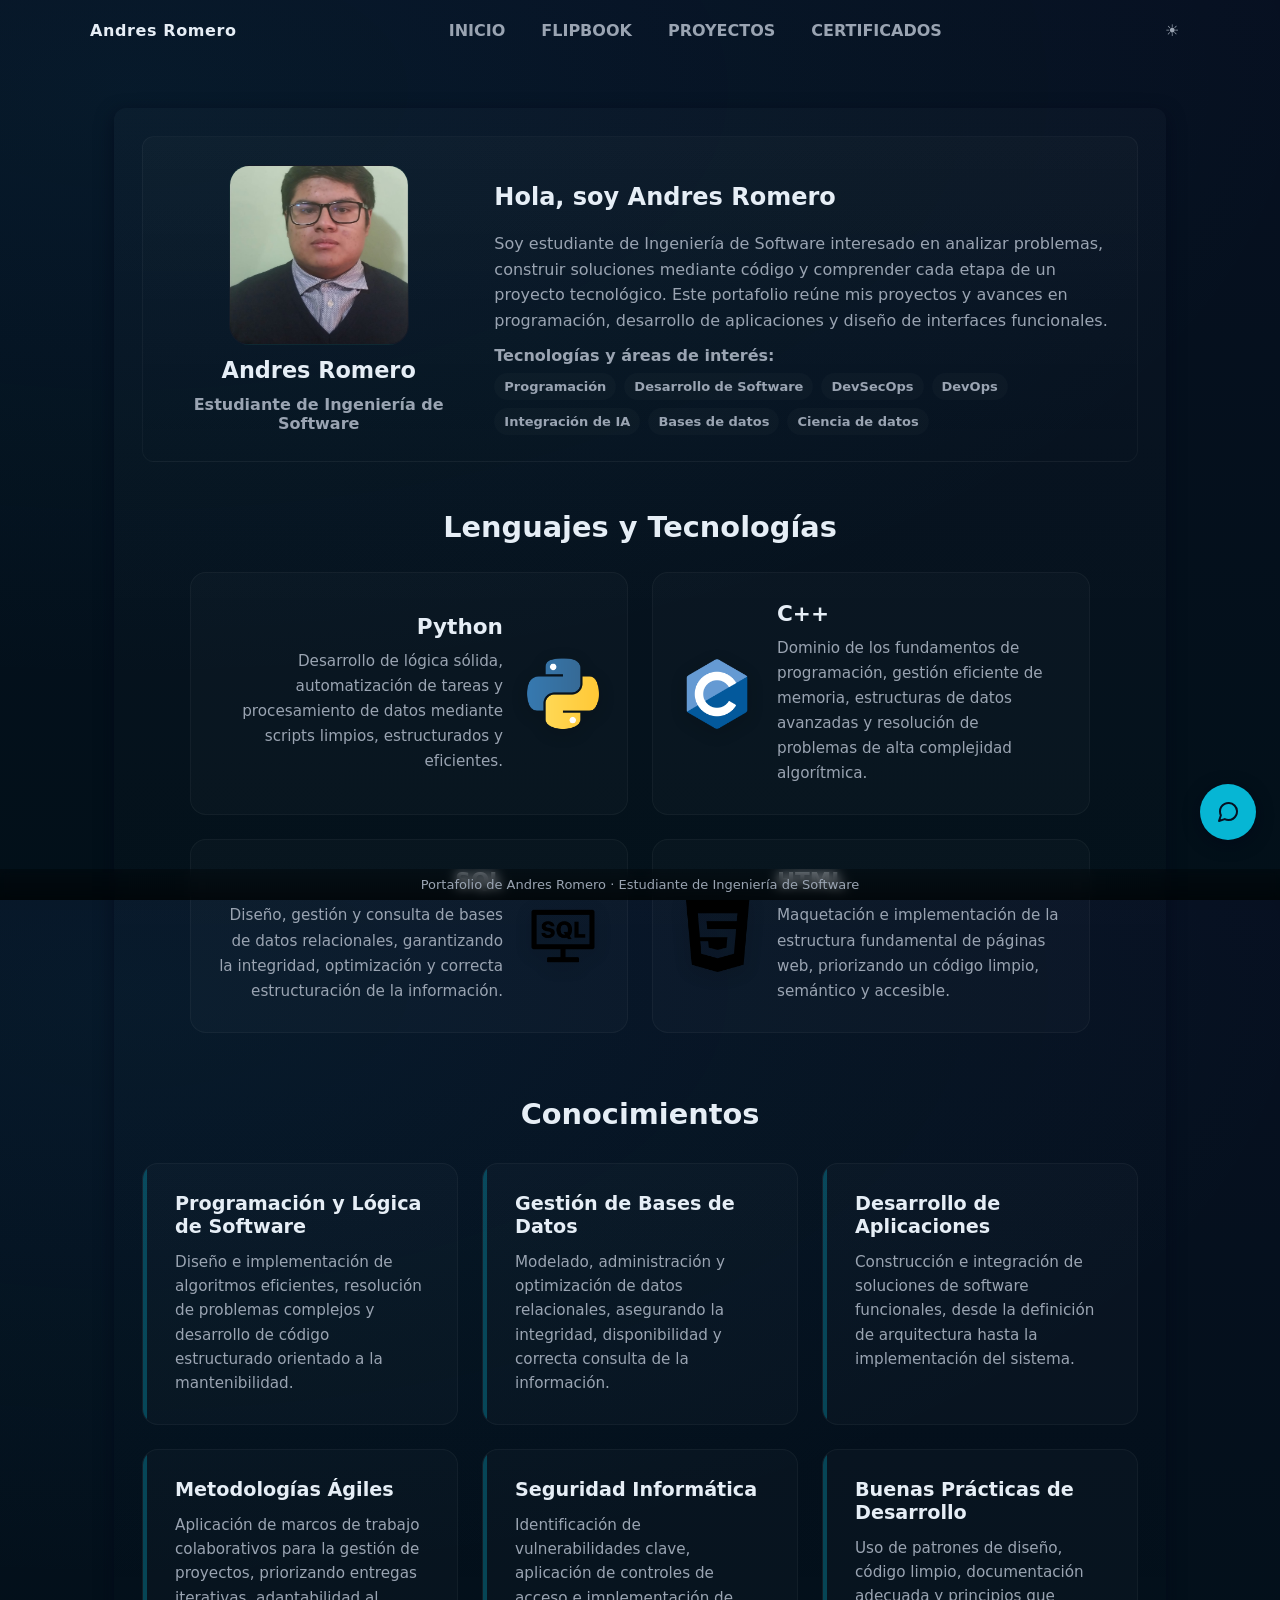
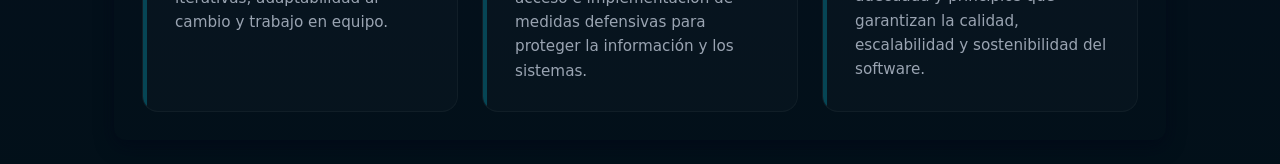
<file: index.html>
<!doctype html>
<html lang="es">
<head>
  <meta charset="utf-8" />
  <meta name="viewport" content="width=device-width,initial-scale=1" />
  <title>Andres Romero | Estudiante de Ingeniería de Software</title>
  <meta name="description" content="Portafolio de Andres Romero, estudiante de Ingeniería de Software interesado en analizar problemas, construir soluciones y desarrollar proyectos tecnológicos." />
  <meta name="keywords" content="Andres Romero, estudiante de Ingeniería de Software, programación, proyectos de software, JavaScript, aplicaciones digitales, tecnología" />
  <meta name="robots" content="index, follow" />
  <meta name="author" content="Andres Romero" />
  <meta property="og:type" content="website" />
  <meta property="og:title" content="Andres Romero | Estudiante de Ingeniería de Software" />
  <meta property="og:description" content="Explora los proyectos de software y aplicaciones web desarrollados por Andres Romero." />
  <meta property="og:image" content="Foto_Perfil.jpg" />
  <link rel="stylesheet" href="styles.css?v=4">
    <script type="application/ld+json">
    {
      "@context": "https://schema.org",
      "@type": "Person",
      "name": "Andres Romero",
      "jobTitle": "Estudiante de Ingeniería de Software",
      "image": "Foto_Perfil.jpg",
      "knowsAbout": ["Ingeniería de Software", "Programación", "Desarrollo de Software", "DevSecOps", "DevOps", "Integración de IA", "Bases de datos", "Ciencia de datos"]
    }
    </script>
</head>
<body>
<header class="container header" role="banner">
  <div style="display:flex;align-items:center;gap:12px">
    <div class="brand">Andres Romero</div>
    <button class="hamburger" id="menuToggle" aria-label="Abrir menú">☰</button>
  </div>
  <nav role="navigation" aria-label="Navegación principal">
    <ul id="navList">
      <li><a href="#inicio" data-target="inicio" class="nav-link">INICIO</a></li>
      <li><a href="#flipbook" data-target="flipbook" class="nav-link">FLIPBOOK</a></li>
      <li><a href="#proyectos" data-target="proyectos" class="nav-link">PROYECTOS</a></li>
      <li><a href="#certificados" data-target="certificados" class="nav-link">CERTIFICADOS</a></li>
    </ul>
  </nav>
  <div class="socials" aria-hidden="false" id="socialIcons">
    <!-- Solo botón de tema en el header -->
    <button class="icon-btn theme-toggle" id="themeToggle" type="button" title="Cambiar a modo claro" aria-label="Cambiar a modo claro">☀</button>
  </div>
</header>
<button class="nav-close" id="navClose" aria-label="Cerrar menú">✕</button>

<main class="container main" id="app" role="main">
  <section id="inicio" class="section active slide-in" aria-labelledby="inicio-heading">
    <div class="hero card">
      <div class="profile-left">
        <div class="avatar" id="avatar">
          <div class="avatar-flipper" aria-live="off">
            <img class="avatar-face avatar-front" src="Foto_Perfil.jpg" alt="Foto de perfil" id="avatarImg" />
            <img class="avatar-face avatar-back" src="Foto_Perfil_Contraportada.jpeg" alt="" aria-hidden="true" />
          </div>
        </div>
        <div class="name" id="profileName"></div>
        <div class="role" id="profileRole"></div>
      </div>
      <div class="profile-right">
        <h1 id="inicio-heading">Hola, soy <span id="introName"></span></h1>
        <p id="profileBio"></p>
        <div style="margin-top:8px">
          <strong style="color:var(--muted)">Tecnologías y áreas de interés:</strong>
          <div id="skills" style="margin-top:8px;display:flex;flex-wrap:wrap;gap:8px"></div>
        </div>
      </div>
    </div>

    <div class="languages-section" style="margin-top: 48px; max-width: 900px; margin-left: auto; margin-right: auto;">
      <h3 style="margin-bottom: 28px; font-size: 1.8rem; color: var(--text); text-align: center;">Lenguajes y Tecnologías</h3>
      <div class="languages-grid">
        <div class="language-card">
          <img src="IMG/Lenguajes/python.png" alt="Python" class="language-icon">
          <div class="language-info">
            <h4>Python</h4>
            <p>Desarrollo de lógica sólida, automatización de tareas y procesamiento de datos mediante scripts limpios, estructurados y eficientes.</p>
          </div>
        </div>
        <div class="language-card">
          <img src="IMG/Lenguajes/CPP.png" alt="C++" class="language-icon">
          <div class="language-info">
            <h4>C++</h4>
            <p>Dominio de los fundamentos de programación, gestión eficiente de memoria, estructuras de datos avanzadas y resolución de problemas de alta complejidad algorítmica.</p>
          </div>
        </div>
        <div class="language-card">
          <img src="IMG/Lenguajes/SQL.png" alt="SQL" class="language-icon">
          <div class="language-info">
            <h4>SQL</h4>
            <p>Diseño, gestión y consulta de bases de datos relacionales, garantizando la integridad, optimización y correcta estructuración de la información.</p>
          </div>
        </div>
        <div class="language-card">
          <img src="IMG/Lenguajes/HTML.png" alt="HTML" class="language-icon">
          <div class="language-info">
            <h4>HTML</h4>
            <p>Maquetación e implementación de la estructura fundamental de páginas web, priorizando un código limpio, semántico y accesible.</p>
          </div>
        </div>
      </div>
    </div>

    <div class="knowledge-section" style="margin-top: 64px; max-width: 1000px; margin-left: auto; margin-right: auto;">
      <h3 style="margin-bottom: 32px; font-size: 1.8rem; color: var(--text); text-align: center;">Conocimientos</h3>
      <div class="knowledge-grid">
        <div class="knowledge-card">
          <h4>Programación y Lógica de Software</h4>
          <p>Diseño e implementación de algoritmos eficientes, resolución de problemas complejos y desarrollo de código estructurado orientado a la mantenibilidad.</p>
        </div>
        <div class="knowledge-card">
          <h4>Gestión de Bases de Datos</h4>
          <p>Modelado, administración y optimización de datos relacionales, asegurando la integridad, disponibilidad y correcta consulta de la información.</p>
        </div>
        <div class="knowledge-card">
          <h4>Desarrollo de Aplicaciones</h4>
          <p>Construcción e integración de soluciones de software funcionales, desde la definición de arquitectura hasta la implementación del sistema.</p>
        </div>
        <div class="knowledge-card">
          <h4>Metodologías Ágiles</h4>
          <p>Aplicación de marcos de trabajo colaborativos para la gestión de proyectos, priorizando entregas iterativas, adaptabilidad al cambio y trabajo en equipo.</p>
        </div>
        <div class="knowledge-card">
          <h4>Seguridad Informática</h4>
          <p>Identificación de vulnerabilidades clave, aplicación de controles de acceso e implementación de medidas defensivas para proteger la información y los sistemas.</p>
        </div>
        <div class="knowledge-card">
          <h4>Buenas Prácticas de Desarrollo</h4>
          <p>Uso de patrones de diseño, código limpio, documentación adecuada y principios que garantizan la calidad, escalabilidad y sostenibilidad del software.</p>
        </div>
      </div>
    </div>
  </section>

  <section id="flipbook" class="section" aria-labelledby="flipbook-heading">
    <div class="flipbook-header">
      <div>
        <span class="eyebrow">DIARIO DE PROYECTOS</span>
        <h2 id="flipbook-heading">Proceso de desarrollo de software</h2>
      </div>
      <div class="flipbook-controls" aria-label="Navegación del flipbook">
        <button class="book-nav" type="button" data-page-direction="prev" aria-label="Página anterior">Anterior</button>
        <button class="book-nav primary" type="button" data-page-direction="next" aria-label="Página siguiente">Siguiente</button>
      </div>
    </div>

    <div class="editorial-book" id="editorialBook" aria-live="polite">
      <div class="book-spine" aria-hidden="true"></div>
      <article class="book-page page-left" id="bookLeftPage"></article>
      <article class="book-page page-right" id="bookRightPage"></article>
      <article class="book-page page-ghost" id="bookGhostPage"></article>
    </div>
  </section>

  <section id="proyectos" class="section" aria-labelledby="proyectos-heading">
    <h2 id="proyectos-heading">Proyectos de software seleccionados</h2>
    <div class="project-tools" aria-label="Selector de vista de proyectos">
      <span class="project-tools-label">Explorar proyectos</span>
      <div class="view-selector" role="group" aria-label="Vista de proyectos">
        <button class="view-option active" type="button" data-view-mode="carousel" aria-pressed="true">Vista Carrusel</button>
        <button class="view-option" type="button" data-view-mode="list" aria-pressed="false">Vista Lista</button>
      </div>
    </div>
    <div class="project-filters" id="projectFilters" role="group" aria-label="Filtrar proyectos"></div>
    <div class="projects-carousel" aria-label="Carrusel de proyectos">
      <button class="carousel-control carousel-prev" type="button" data-project-direction="prev" aria-label="Proyecto anterior">&#10094;</button>
      <div class="projects-viewport">
        <div class="projects-track" id="projectsGrid"></div>
      </div>
      <button class="carousel-control carousel-next" type="button" data-project-direction="next" aria-label="Proyecto siguiente">&#10095;</button>
    </div>
  </section>

  <section id="certificados" class="section" aria-labelledby="certificados-heading">
    <h2 id="certificados-heading">Certificaciones profesionales</h2>
    <div id="certsList" class="grid"></div>
  </section>

</main>

<div class="fab-container" id="fabContainer">
  <button class="fab-btn" id="fabToggle" aria-label="Abrir contactos" title="Contactos">
    <svg width="24" height="24" viewBox="0 0 24 24" fill="none" stroke="currentColor" stroke-width="2" stroke-linecap="round" stroke-linejoin="round">
      <path d="M21 11.5a8.38 8.38 0 0 1-.9 3.8 8.5 8.5 0 0 1-7.6 4.7 8.38 8.38 0 0 1-3.8-.9L3 21l1.9-5.7a8.38 8.38 0 0 1-.9-3.8 8.5 8.5 0 0 1 4.7-7.6 8.38 8.38 0 0 1 3.8-.9h.5a8.48 8.48 0 0 1 8 8v.5z"></path>
    </svg>
  </button>
  <div class="fab-menu" id="fabMenu" aria-hidden="true">
    <a href="https://wa.me/593982387088" target="_blank" class="fab-item" aria-label="WhatsApp" title="WhatsApp">
      <svg width="20" height="20" viewBox="0 0 24 24" fill="none" stroke="currentColor" stroke-width="2" stroke-linecap="round" stroke-linejoin="round"><path d="M22 16.92v3a2 2 0 0 1-2.18 2 19.79 19.79 0 0 1-8.63-3.07 19.5 19.5 0 0 1-6-6 19.79 19.79 0 0 1-3.07-8.67A2 2 0 0 1 4.11 2h3a2 2 0 0 1 2 1.72 12.84 12.84 0 0 0 .7 2.81 2 2 0 0 1-.45 2.11L8.09 9.91a16 16 0 0 0 6 6l1.27-1.27a2 2 0 0 1 2.11-.45 12.84 12.84 0 0 0 2.81.7A2 2 0 0 1 22 16.92z"></path></svg>
    </a>
    <a href="https://github.com/NYAALPHA" target="_blank" class="fab-item" aria-label="GitHub" title="GitHub">
      <svg width="20" height="20" viewBox="0 0 24 24" fill="none" stroke="currentColor" stroke-width="2" stroke-linecap="round" stroke-linejoin="round"><path d="M9 19c-5 1.5-5-2.5-7-3m14 6v-3.87a3.37 3.37 0 0 0-.94-2.61c3.14-.35 6.44-1.54 6.44-7A5.44 5.44 0 0 0 20 4.77 5.07 5.07 0 0 0 19.91 1S18.73.65 16 2.48a13.38 13.38 0 0 0-7 0C6.27.65 5.09 1 5.09 1A5.07 5.07 0 0 0 5 4.77a5.44 5.44 0 0 0-1.5 3.78c0 5.42 3.3 6.61 6.44 7A3.37 3.37 0 0 0 9 18.13V22"></path></svg>
    </a>
    <a href="https://www.linkedin.com/in/andrés-alejandro-romero-solano-bbb806284" target="_blank" class="fab-item" aria-label="LinkedIn" title="LinkedIn">
      <svg width="20" height="20" viewBox="0 0 24 24" fill="none" stroke="currentColor" stroke-width="2" stroke-linecap="round" stroke-linejoin="round"><path d="M16 8a6 6 0 0 1 6 6v7h-4v-7a2 2 0 0 0-2-2 2 2 0 0 0-2 2v7h-4v-7a6 6 0 0 1 6-6z"></path><rect x="2" y="9" width="4" height="12"></rect><circle cx="4" cy="4" r="2"></circle></svg>
    </a>
    <a href="mailto:andromerosol@hotmail.com" class="fab-item" aria-label="Correo electrónico" title="Correo electrónico">
      <svg width="20" height="20" viewBox="0 0 24 24" fill="none" stroke="currentColor" stroke-width="2" stroke-linecap="round" stroke-linejoin="round"><rect x="2" y="4" width="20" height="16" rx="2"></rect><path d="m22 7-8.97 5.7a1.94 1.94 0 0 1-2.06 0L2 7"></path></svg>
    </a>
  </div>
</div>

<footer class="footer" role="contentinfo">Portafolio de Andres Romero · Estudiante de Ingeniería de Software</footer>

<div class="theme-transition" id="themeTransition" aria-hidden="true"></div>

<script src="script.js?v=4" defer></script>
</body>
</html>
</file>
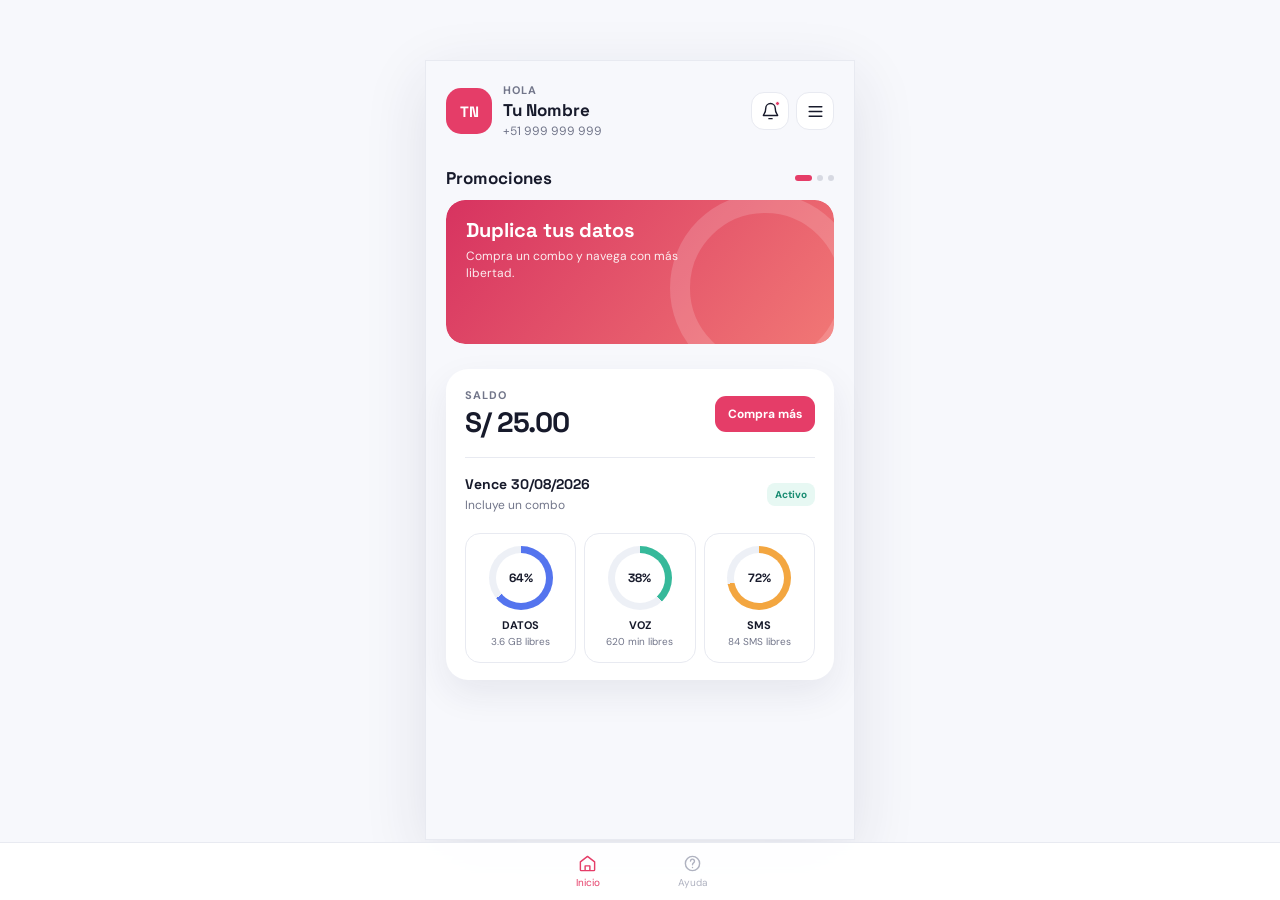
<file: proyectos/Clon T/index.html>
<!doctype html>
<html lang="es">
<head>
  <meta charset="utf-8">
  <meta name="viewport" content="width=device-width, initial-scale=1, viewport-fit=cover">
  <meta name="theme-color" content="#f7f8fc">
  <title>Clon T - Mi cuenta</title>
  <link rel="stylesheet" href="styles.css">
  <script src="script.js" defer></script>
</head>
<body>
  <div class="app-shell">
    <header class="app-header">
      <div class="user-summary">
        <span class="avatar" id="userInitials" aria-hidden="true">TN</span>
        <div>
          <p class="eyebrow">Hola</p>
          <h1 id="userName">Tu Nombre</h1>
          <p class="phone" id="userPhone">+51 999 999 999</p>
        </div>
      </div>
      <div class="header-actions" aria-label="Acciones de usuario">
        <button class="icon-button" id="notificationButton" type="button" aria-label="Notificaciones">
          <svg viewBox="0 0 24 24" aria-hidden="true"><path d="M18 8a6 6 0 0 0-12 0c0 7-3 7-3 9h18c0-2-3-2-3-9M10 21h4"/></svg>
          <span class="notification-dot" aria-hidden="true"></span>
        </button>
        <button class="icon-button" id="menuButton" type="button" aria-label="Abrir menú">
          <svg viewBox="0 0 24 24" aria-hidden="true"><path d="M4 6h16M4 12h16M4 18h16"/></svg>
        </button>
      </div>
    </header>

    <main>
      <section class="banner-section" aria-labelledby="promotionsTitle">
        <div class="section-heading">
          <h2 id="promotionsTitle">Promociones</h2>
          <div class="banner-dots" id="bannerDots" aria-label="Selector de banners"></div>
        </div>
        <div class="banner-track" id="bannerTrack"></div>
      </section>

      <section class="balance-card" aria-labelledby="balanceTitle">
        <div class="balance-header">
          <div>
            <p class="card-label" id="balanceTitle">SALDO</p>
            <p class="balance-amount" id="balanceAmount">S/ 0.00</p>
          </div>
          <button class="buy-button" id="buyButton" type="button">Compra más</button>
        </div>

        <div class="plan-info">
          <div>
            <p class="expiration" id="expirationDate">Vence 30/08/2026</p>
            <p class="plan-name" id="planName">Incluye un combo</p>
          </div>
          <span class="plan-status">Activo</span>
        </div>

        <div class="usage-grid" id="usageGrid" aria-label="Consumo del combo"></div>
      </section>
    </main>

    <nav class="bottom-nav" aria-label="Navegación principal">
      <a class="bottom-nav-item active" href="#inicio">
        <svg viewBox="0 0 24 24" aria-hidden="true"><path d="m3 10 9-7 9 7v10a1 1 0 0 1-1 1H4a1 1 0 0 1-1-1zM9 21v-6h6v6"/></svg>
        <span>Inicio</span>
      </a>
      <a class="bottom-nav-item" href="#ayuda">
        <svg viewBox="0 0 24 24" aria-hidden="true"><circle cx="12" cy="12" r="9"/><path d="M9.5 9a2.5 2.5 0 1 1 4.1 1.9c-1 .8-1.6 1.3-1.6 2.6M12 17h.01"/></svg>
        <span>Ayuda</span>
      </a>
    </nav>
  </div>
</body>
</html>
</file>
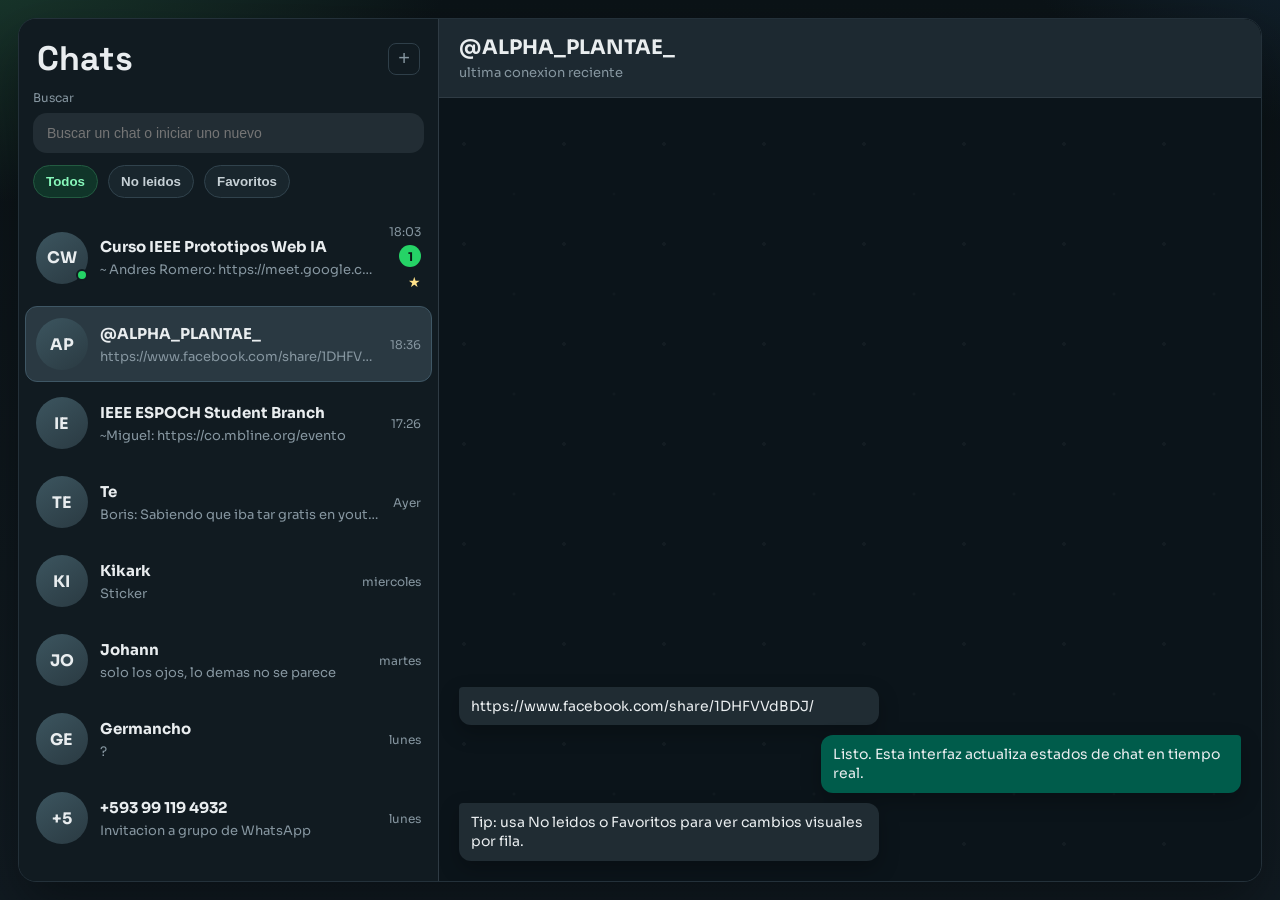
<file: proyectos/Clon WhatsApp Chats/index.html>
<!doctype html>
<html lang="es">
<head>
  <meta charset="utf-8" />
  <meta name="viewport" content="width=device-width,initial-scale=1" />
  <title>Clon WhatsApp - Lista de chats</title>
  <link rel="preconnect" href="https://fonts.googleapis.com" />
  <link rel="preconnect" href="https://fonts.gstatic.com" crossorigin />
  <link href="https://fonts.googleapis.com/css2?family=Sora:wght@400;600;700&family=Space+Grotesk:wght@500;700&display=swap" rel="stylesheet" />
  <link rel="stylesheet" href="styles.css" />
</head>
<body>
  <main class="wa-shell" role="main" aria-label="Vista principal de WhatsApp">
    <aside class="sidebar" aria-label="Lista de chats">
      <header class="sidebar-head">
        <h1>Chats</h1>
        <button class="ghost-btn" id="newChatBtn" aria-label="Nuevo chat">+</button>
      </header>

      <label class="search-wrap" for="searchInput">
        <span aria-hidden="true">Buscar</span>
        <input id="searchInput" type="search" placeholder="Buscar un chat o iniciar uno nuevo" autocomplete="off" />
      </label>

      <div class="filters" id="filters" role="tablist" aria-label="Filtros de chat"></div>
      <div class="chat-list" id="chatList" role="list"></div>
    </aside>

    <section class="chat-view" aria-label="Vista de conversacion">
      <div class="chat-view-head" id="chatHead">
        <div>
          <h2 id="chatTitle">Selecciona un chat</h2>
          <p id="chatStatus">Haz clic en una fila para ver el cambio visual dinamico.</p>
        </div>
      </div>
      <div class="chat-pattern" aria-hidden="true"></div>
      <div class="chat-preview" id="chatPreview"></div>
    </section>
  </main>

  <script src="script.js" defer></script>
</body>
</html>
</file>
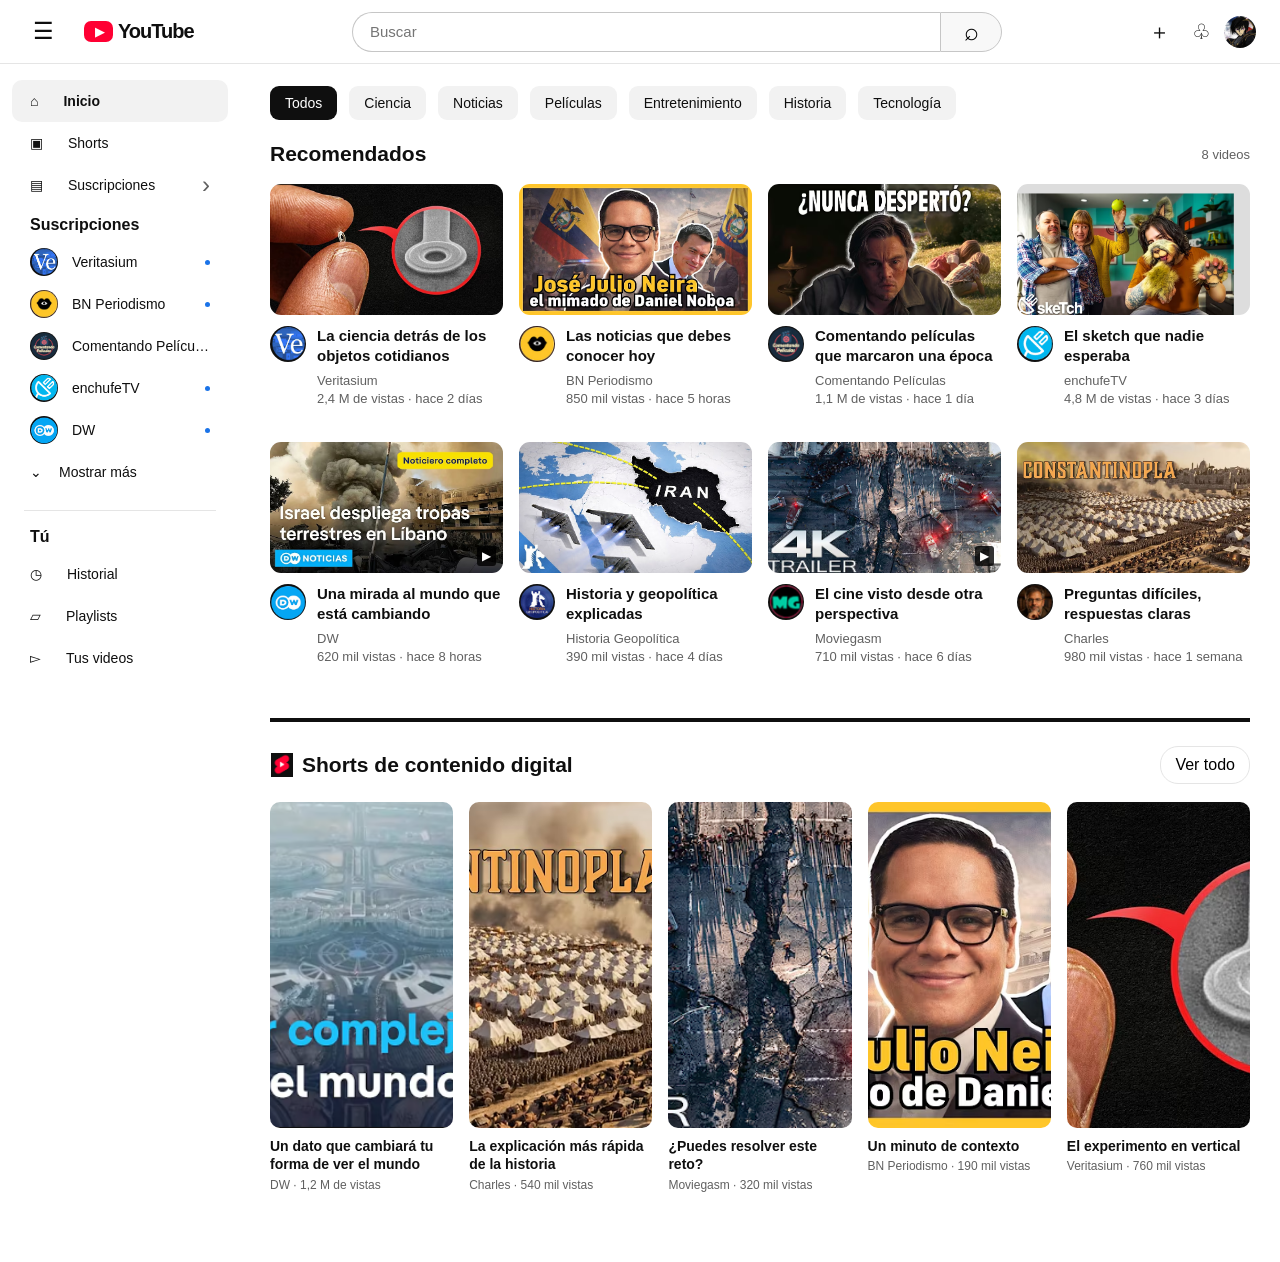
<file: proyectos/Clon Youtube/index.html>
<!doctype html>
<html lang="es">
<head>
  <meta charset="utf-8">
  <meta name="viewport" content="width=device-width, initial-scale=1">
  <title>Clon YouTube | Interfaz de videos y Shorts</title>
  <meta name="description" content="Proyecto de interfaz web responsive inspirado en YouTube, con videos, Shorts, búsqueda, filtros y navegación por canales." />
  <link rel="stylesheet" href="styles.css">
  <link rel="stylesheet" href="media.css">
  <script src="script.js" defer></script>
</head>
<body>
  <header class="topbar">
    <button class="icon-button menu-button" id="menuButton" type="button" aria-label="Abrir menú">☰</button>
    <a class="youtube-brand" href="#inicio" aria-label="Inicio de YouTube">
      <span class="brand-mark">▶</span><span>YouTube</span>
    </a>
    <form class="search-form" id="searchForm" role="search">
      <input id="searchInput" type="search" placeholder="Buscar" aria-label="Buscar videos">
      <button class="search-button" type="submit" aria-label="Buscar">⌕</button>
    </form>
    <div class="top-actions">
      <button class="icon-button" id="createButton" type="button" aria-label="Crear">＋</button>
      <button class="icon-button" id="notificationButton" type="button" aria-label="Notificaciones">♧</button>
      <img class="profile-image" src="Resources/img/Foto_Perfil.jpg" alt="Foto de perfil de Andres Romero">
    </div>
  </header>

  <div class="app-layout">
    <aside class="sidebar" id="sidebar">
      <nav aria-label="Navegación principal">
        <a class="side-link active" href="#inicio">⌂ <span>Inicio</span></a>
        <a class="side-link" href="#shorts">▣ <span>Shorts</span></a>
        <a class="side-link subscriptions-link" href="#suscripciones">▤ <span>Suscripciones</span><span class="side-arrow">›</span></a>
        <div class="subscriptions" aria-label="Canales suscritos">
          <p class="sidebar-title">Suscripciones</p>
          <div id="channelList"></div>
          <button class="show-more" id="showMoreChannels" type="button">⌄ <span>Mostrar más</span></button>
        </div>
      </nav>
      <div class="side-divider"></div>
      <p class="sidebar-title">Tú</p>
      <a class="side-link" href="#historial">◷ <span>Historial</span></a>
      <a class="side-link" href="#playlists">▱ <span>Playlists</span></a>
      <a class="side-link" href="#videos">▻ <span>Tus videos</span></a>
    </aside>

    <main class="content" id="inicio">
      <div class="category-row" id="categoryRow" aria-label="Categorías"></div>
      <section class="content-section" aria-labelledby="videosTitle">
        <div class="section-header">
          <h1 id="videosTitle">Recomendados</h1>
          <span class="result-count" id="resultCount"></span>
        </div>
        <div class="video-grid" id="videoGrid"></div>
      </section>
      <section class="content-section shorts-section" id="shorts" aria-labelledby="shortsTitle">
        <div class="section-header"><h2 id="shortsTitle"><img src="Resources/img/short.png" alt="" aria-hidden="true"> Shorts de contenido digital</h2><button class="text-button" id="seeShortsButton" type="button">Ver todo</button></div>
        <div class="shorts-grid" id="shortsGrid"></div>
      </section>
    </main>
  </div>

  <div class="modal" id="videoModal" aria-hidden="true" role="dialog" aria-modal="true" aria-labelledby="modalTitle">
    <div class="modal-backdrop" data-close-modal></div>
    <div class="modal-panel">
      <button class="modal-close" type="button" data-close-modal aria-label="Cerrar">×</button>
      <div class="modal-media" id="modalMedia"></div>
      <h2 id="modalTitle"></h2>
      <p id="modalMeta"></p>
    </div>
  </div>
</body>
</html>
</file>
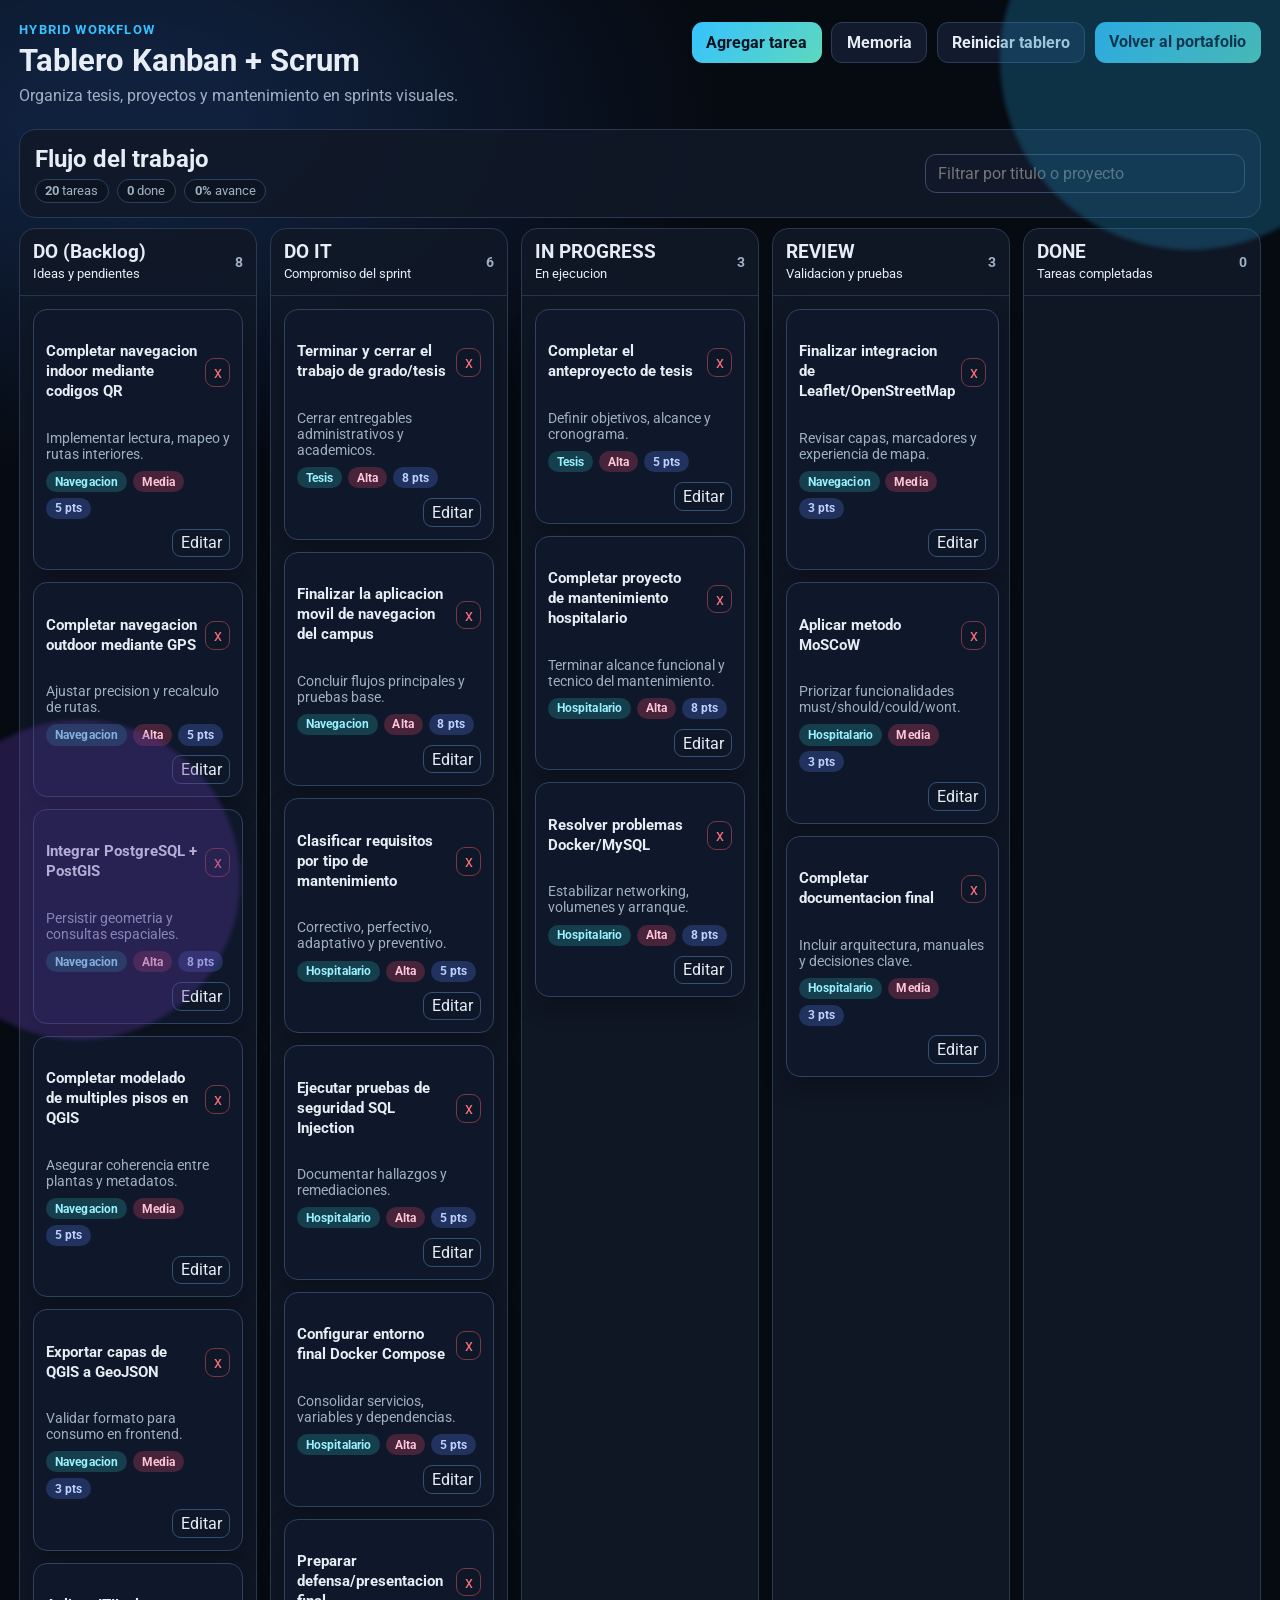
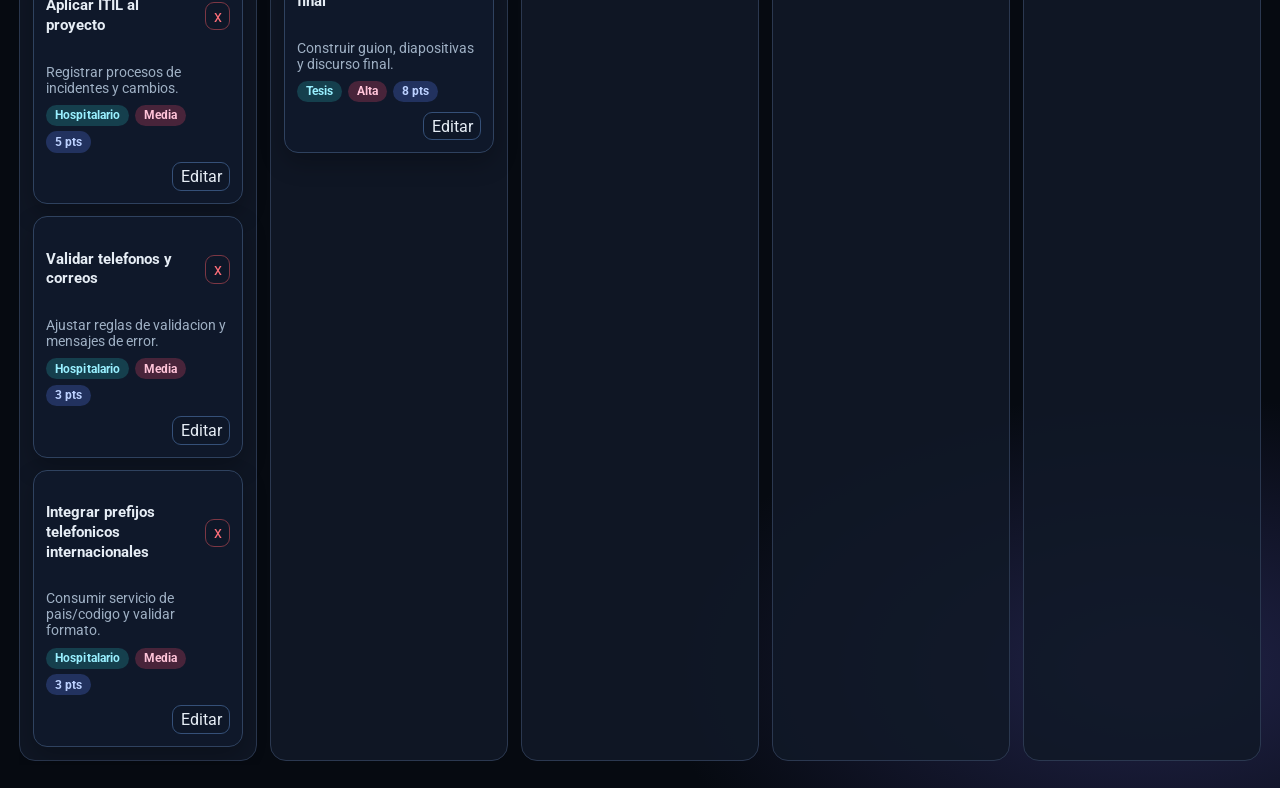
<file: proyectos/Trello-Hibrido/index.html>
<!doctype html>
<html lang="es">
<head>
  <meta charset="utf-8" />
  <meta name="viewport" content="width=device-width, initial-scale=1" />
  <title>Trello Hibrido | Organizador de Tareas</title>
  <link rel="preconnect" href="https://fonts.googleapis.com">
  <link rel="preconnect" href="https://fonts.gstatic.com" crossorigin>
  <link href="https://fonts.googleapis.com/css2?family=Roboto:wght@300;400;500;700;900&display=swap" rel="stylesheet">
  <link rel="stylesheet" href="styles.css" />
</head>
<body>
  <div class="bg-shape bg-shape-a" aria-hidden="true"></div>
  <div class="bg-shape bg-shape-b" aria-hidden="true"></div>

  <header class="topbar">
    <div>
      <p class="eyebrow">Hybrid Workflow</p>
      <h1>Tablero Kanban + Scrum</h1>
      <p class="subtitle">Organiza tesis, proyectos y mantenimiento en sprints visuales.</p>
    </div>
    <div class="topbar-actions">
      <button id="openTaskModal" class="btn" type="button">Agregar tarea</button>
      <button id="openMemoryModal" class="btn ghost" type="button">Memoria</button>
      <button id="resetBoard" class="btn ghost" type="button">Reiniciar tablero</button>
      <a class="btn" href="../../index.html#proyectos">Volver al portafolio</a>
    </div>
  </header>

  <main class="layout">
    <section class="board-wrap">
      <div class="board-header">
        <div>
          <h2>Flujo del trabajo</h2>
          <div class="stats-inline">
            <span><strong id="totalTasks">0</strong> tareas</span>
            <span><strong id="doneTasks">0</strong> done</span>
            <span><strong id="progressPercent">0%</strong> avance</span>
          </div>
        </div>
        <input id="searchInput" type="search" placeholder="Filtrar por titulo o proyecto" aria-label="Filtrar tareas" />
      </div>
      <div id="board" class="board" aria-live="polite"></div>
    </section>
  </main>

  <div id="taskModal" class="modal" aria-hidden="true">
    <div class="modal-card" role="dialog" aria-modal="true" aria-labelledby="taskModalTitle">
      <button class="modal-close" data-close-modal="taskModal" type="button" aria-label="Cerrar">x</button>
      <h2 id="taskModalTitle">Nueva tarea</h2>
      <form id="taskForm">
        <label>
          Titulo
          <input id="title" name="title" maxlength="120" required placeholder="Ej: Finalizar defensa del trabajo de grado" />
        </label>
        <label>
          Detalle
          <textarea id="description" name="description" rows="3" placeholder="Notas o contexto"></textarea>
        </label>
        <label>
          Proyecto
          <input id="project" name="project" maxlength="80" placeholder="Tesis / Hospitalario / Navegacion" />
        </label>
        <div class="row">
          <label>
            Prioridad
            <select id="priority" name="priority">
              <option value="Alta">Alta</option>
              <option value="Media" selected>Media</option>
              <option value="Baja">Baja</option>
            </select>
          </label>
          <label>
            Story points
            <input id="points" name="points" type="number" min="1" max="13" value="3" />
          </label>
        </div>
        <label>
          Columna inicial
          <select id="column" name="column"></select>
        </label>
        <button class="btn" type="submit">Agregar tarea</button>
      </form>
    </div>
  </div>

  <div id="memoryModal" class="modal" aria-hidden="true">
    <div class="modal-card" role="dialog" aria-modal="true" aria-labelledby="memoryModalTitle">
      <button class="modal-close" data-close-modal="memoryModal" type="button" aria-label="Cerrar">x</button>
      <h2 id="memoryModalTitle">Memoria</h2>
      <p class="helper">Historial de cambios y tareas eliminadas. Todo queda guardado en este navegador.</p>

      <section>
        <h3>Historial reciente</h3>
        <ul id="historyList" class="history-list"></ul>
      </section>

      <section>
        <h3>Papelera</h3>
        <ul id="trashList" class="trash-list"></ul>
      </section>
    </div>
  </div>

  <template id="taskTemplate">
    <article class="task" draggable="true">
      <header>
        <h4 class="task-title"></h4>
        <button class="icon-btn delete-btn" type="button" title="Eliminar tarea" aria-label="Eliminar tarea">x</button>
      </header>
      <p class="task-desc"></p>
      <div class="tags">
        <span class="tag project-tag"></span>
        <span class="tag priority-tag"></span>
        <span class="tag points-tag"></span>
      </div>
      <footer>
        <button class="icon-btn edit-btn" type="button">Editar</button>
      </footer>
    </article>
  </template>

  <script src="script.js" defer></script>
</body>
</html>
</file>
<file: styles.css>
:root{
  --bg:#0f1724; --card:#0b1220; --muted:#9aa4b2; --accent:#06b6d4; --glass:rgba(255,255,255,0.03);
  --text:#e6eef6; --border:rgba(255,255,255,0.04); --page-start:#071021; --page-end:#021019;
  --surface:rgba(255,255,255,0.02); --shadow:rgba(2,6,23,0.6);
  --max-width:1100px;
  color-scheme: dark;
}
:root[data-theme="light"]{
  --bg:#f4f7fb; --card:#ffffff; --muted:#526173; --accent:#087f8c; --glass:rgba(15,23,36,0.06);
  --text:#172334; --border:rgba(15,23,36,0.12); --page-start:#f8fafc; --page-end:#e8f0f3;
  --surface:rgba(255,255,255,0.68); --shadow:rgba(44,62,80,0.16);
  color-scheme: light;
}
*{box-sizing:border-box;-webkit-tap-highlight-color:transparent}
html{scroll-behavior:smooth}
html,body{height:100%;margin:0;font-family:Inter, ui-sans-serif, system-ui, -apple-system, "Segoe UI", Roboto, "Helvetica Neue", Arial}
a,button{touch-action:manipulation}
body{background:
 radial-gradient(1200px 600px at 10% 10%, rgba(6,182,212,0.06), transparent),
 linear-gradient(180deg,var(--page-start) 0%, var(--page-end) 100%);
 color:var(--text); -webkit-font-smoothing:antialiased; -moz-osx-font-smoothing:grayscale; padding-bottom:60px;transition:background 220ms ease,color 220ms ease}
.container{max-width:var(--max-width);margin:0 auto;padding:24px}
.header{display:flex;align-items:center;justify-content:space-between;gap:16px;padding:12px 0}
.brand{font-weight:700;letter-spacing:0.6px}
nav ul{display:flex;gap:12px;list-style:none;padding:0;margin:0;align-items:center}
nav a{color:var(--muted);text-decoration:none;padding:8px 12px;border-radius:8px;display:inline-flex;align-items:center;gap:8px;font-weight:600}
nav a.active, nav a:hover{color:#0b1320;background:var(--accent);background-clip:padding-box;padding:8px 12px;border-radius:8px}
.socials{display:flex;gap:8px;align-items:center}
.icon-btn{width:36px;height:36px;display:inline-grid;place-items:center;border-radius:8px;color:var(--muted);background:transparent;border:1px solid transparent}
.icon-btn:hover{background:var(--glass);color:var(--accent)}
.main{margin-top:24px}
.section{display:none;padding:28px;background:linear-gradient(180deg,var(--surface),transparent);border-radius:12px;box-shadow:0 6px 18px var(--shadow)}
.section.active{display:block}
.hero{display:grid;grid-template-columns:1fr 2fr;gap:20px;align-items:center}
.card{background:linear-gradient(180deg,var(--surface),transparent);padding:20px;border-radius:12px;border:1px solid var(--border)}
.profile-left{display:flex;flex-direction:column;align-items:center;gap:12px;text-align:center;padding:8px}
.avatar{width:180px;height:180px;border-radius:20px;overflow:hidden;display:inline-grid;place-items:center;background:linear-gradient(180deg,#05202a,var(--card));border:1px solid var(--border);perspective:900px}
.avatar-flipper{position:relative;width:100%;height:100%;transform-style:preserve-3d;animation:avatarFlip 2.75s linear infinite}
.avatar-face{position:absolute;inset:0;width:100%;height:100%;object-fit:cover;display:block;backface-visibility:hidden;-webkit-backface-visibility:hidden}
.avatar-back{transform:rotateY(180deg)}
@keyframes avatarFlip{
  0%{transform:rotateY(0deg)}
  27.273%{transform:rotateY(360deg)}
  100%{transform:rotateY(360deg)}
}
.name{font-size:1.4rem;font-weight:700}
.role{color:var(--muted);font-weight:600}
.profile-right p{margin:0 0 12px 0;color:var(--muted);line-height:1.6}
.actions{display:flex;gap:8px;margin-top:10px}
.btn{padding:8px 14px;border-radius:10px;border:none;cursor:pointer;font-weight:600}
.btn.primary{background:var(--accent);color:#071021}
.btn.ghost{background:transparent;border:1px solid var(--border);color:var(--muted)}
.grid{display:grid;grid-template-columns:repeat(auto-fit,minmax(220px,1fr));gap:12px;margin-top:16px}
.project-filters{display:flex;flex-wrap:wrap;gap:8px;margin-top:16px}
.project-filter{padding:8px 12px;border:1px solid var(--border);border-radius:8px;background:transparent;color:var(--muted);cursor:pointer;font:inherit;font-size:13px;font-weight:700;transition:background 180ms ease,color 180ms ease,border-color 180ms ease}
.project-filter:hover,.project-filter.active{background:var(--accent);border-color:var(--accent);color:#071021}
.project-tools{display:flex;align-items:center;justify-content:space-between;gap:16px;margin-top:16px}
.project-tools-label{color:var(--muted);font-size:.9rem;font-weight:700}
.view-selector{display:flex;gap:4px;padding:4px;border:1px solid var(--border);border-radius:10px;background:var(--surface)}
.view-option{padding:7px 11px;border:0;border-radius:7px;background:transparent;color:var(--muted);cursor:pointer;font:inherit;font-size:12px;font-weight:700}
.view-option.active,.view-option:hover{background:var(--accent);color:#071021}
.projects-toggle{display:block;margin:20px auto 0;min-width:120px}
.card-small{padding:14px;border-radius:10px;background:var(--surface);border:1px solid var(--border)}
.projects-carousel{position:relative;margin-top:16px;padding:0 44px}
.projects-viewport{overflow:hidden;border-radius:14px}
.projects-track{display:flex;gap:12px;transition:transform 420ms cubic-bezier(.22,.8,.25,1);will-change:transform}
.project-slide{position:relative;flex:0 0 100%;min-height:330px;overflow:hidden;border:1px solid var(--border);border-radius:12px;background:var(--card);isolation:isolate}
.project-image{position:absolute;inset:0;width:100%;height:100%;object-fit:cover;z-index:-2}
.project-slide::after{content:"";position:absolute;inset:35% 0 0;background:linear-gradient(180deg,transparent,rgba(2,6,23,.9));z-index:-1}
.project-content{position:absolute;left:20px;right:20px;bottom:18px;color:#fff}
.project-category{display:block;margin-bottom:7px;color:#9ff3f4;font-size:11px;font-weight:700;letter-spacing:.08em;text-transform:uppercase}
.project-content h4{margin:0 0 6px;font-size:1.25rem}
.project-content p{margin:0 0 12px;color:rgba(255,255,255,.84);line-height:1.45}
.project-content a{color:#7ee7ed;font-weight:700}
.carousel-control{position:absolute;top:50%;z-index:2;width:36px;height:36px;border:1px solid var(--border);border-radius:50%;background:var(--card);color:var(--text);cursor:pointer;transform:translateY(-50%);font-size:1.1rem}
.carousel-control:hover:not(:disabled){background:var(--accent);color:#071021}
.carousel-control:disabled{cursor:not-allowed;opacity:.35}
.carousel-prev{left:0}.carousel-next{right:0}
.projects-carousel.is-list-view{padding:0}
.projects-carousel.is-list-view .projects-viewport{overflow:visible}
.projects-track.is-list{display:grid;gap:12px;transform:none!important}
.project-list-item{display:grid;grid-template-columns:150px 1fr;gap:18px;align-items:center;padding:14px;border:1px solid var(--border);border-radius:12px;background:var(--surface)}
.project-list-image{width:150px;height:100px;object-fit:cover;border-radius:8px}
.project-list-content h3{margin:0 0 6px}
.project-list-content p{margin:0 0 10px;color:var(--muted);line-height:1.5}

.languages-grid{display:grid;grid-template-columns:repeat(auto-fit,minmax(360px,1fr));gap:24px}
.language-card{display:flex;align-items:center;gap:24px;padding:28px;background:var(--surface);border:1px solid var(--border);border-radius:16px;transition:transform 250ms ease, box-shadow 250ms ease, border-color 250ms ease}
.language-card:nth-child(odd){flex-direction:row-reverse;text-align:right}
.language-card:hover{transform:translateY(-4px);box-shadow:0 12px 24px var(--shadow);border-color:var(--accent)}
.language-icon{width:72px;height:72px;object-fit:contain;flex-shrink:0;filter:drop-shadow(0 4px 8px rgba(0,0,0,0.15))}
.language-info h4{margin:0 0 10px 0;font-size:1.35rem;color:var(--text)}
.language-info p{margin:0;font-size:0.95rem;line-height:1.65;color:var(--muted)}

.knowledge-grid{display:grid;grid-template-columns:repeat(auto-fit,minmax(300px,1fr));gap:24px}
.knowledge-card{padding:28px 28px 28px 32px;background:var(--surface);border:1px solid var(--border);border-radius:16px;transition:transform 250ms ease, box-shadow 250ms ease, border-color 250ms ease;position:relative;overflow:hidden}
.knowledge-card::before{content:"";position:absolute;top:0;left:0;width:4px;height:100%;background:var(--accent);opacity:0.3;transition:opacity 250ms ease}
.knowledge-card:hover{transform:translateY(-4px);box-shadow:0 12px 24px var(--shadow);border-color:var(--accent)}
.knowledge-card:hover::before{opacity:1}
.knowledge-card h4{margin:0 0 12px 0;font-size:1.2rem;color:var(--text)}
.knowledge-card p{margin:0;font-size:0.95rem;line-height:1.6;color:var(--muted)}

.project-tags{display:flex;flex-wrap:wrap;gap:6px;margin:0 0 12px}
.project-tags span{padding:4px 8px;border:1px solid rgba(126,231,237,.35);border-radius:999px;color:var(--accent);font-size:11px;font-weight:700}
.project-list-content a{color:var(--accent);font-weight:700}
.card-small h4{margin:0 0 8px}
.card-small p{margin:0 0 8px;color:var(--muted);line-height:1.5}
.card-small a{color:var(--accent);font-weight:700}

.certs-grid {
  display: grid;
  grid-template-columns: repeat(2, 1fr);
  gap: 20px;
  margin-top: 24px;
}
@media (max-width: 600px) {
  .certs-grid {
    grid-template-columns: 1fr;
  }
}
.cert-card {
  display: flex;
  flex-direction: column;
  background: var(--surface);
  border: 1px solid var(--border);
  border-radius: 14px;
  overflow: hidden;
  transition: transform 250ms ease, box-shadow 250ms ease, border-color 250ms ease;
  position: relative;
}
.cert-card:hover {
  transform: translateY(-5px);
  box-shadow: 0 14px 28px var(--shadow);
  border-color: var(--accent);
}
.cert-preview {
  height: 160px;
  background: rgba(0, 0, 0, 0.15);
  display: flex;
  align-items: center;
  justify-content: center;
  overflow: hidden;
  position: relative;
  border-bottom: 1px solid var(--border);
}
:root[data-theme="light"] .cert-preview {
  background: rgba(0, 0, 0, 0.04);
}
.cert-preview img {
  width: 100%;
  height: 100%;
  object-fit: cover;
  transition: transform 350ms ease;
}
.cert-card:hover .cert-preview img {
  transform: scale(1.06);
}
.pdf-preview {
  background: linear-gradient(135deg, var(--surface), transparent);
}
.cert-preview .pdf-icon {
  width: 56px;
  height: 56px;
  color: var(--accent);
  opacity: 0.85;
  transition: transform 350ms ease;
}
.cert-card:hover .cert-preview .pdf-icon {
  transform: scale(1.1);
}
.cert-content {
  padding: 18px;
  display: flex;
  flex-direction: column;
  flex-grow: 1;
}
.cert-title {
  margin: 0 0 12px 0;
  font-size: 1.15rem;
  font-weight: 700;
  color: var(--text);
  line-height: 1.35;
}
.cert-footer {
  margin-top: auto;
  display: flex;
  justify-content: space-between;
  align-items: center;
  padding-top: 14px;
  border-top: 1px solid var(--border);
}
.cert-issuer {
  font-size: 0.85rem;
  color: var(--muted);
  font-weight: 600;
  text-transform: uppercase;
  letter-spacing: 0.04em;
}
.cert-download {
  display: inline-flex;
  align-items: center;
  justify-content: center;
  width: 36px;
  height: 36px;
  border-radius: 8px;
  background: var(--glass);
  color: var(--text);
  text-decoration: none;
  transition: background 180ms ease, color 180ms ease, transform 180ms ease;
}
.cert-download:hover {
  background: var(--accent);
  color: #071021;
  transform: scale(1.05);
}
.footer{position:fixed;left:0;right:0;bottom:0;padding:8px 12px;background:linear-gradient(180deg, rgba(0,0,0,0.3), rgba(0,0,0,0.6));backdrop-filter:blur(6px);display:flex;justify-content:center;color:var(--muted);font-size:13px}
.hamburger{display:none;background:transparent;border:1px solid var(--border);padding:8px;border-radius:8px;color:var(--muted)}
.theme-toggle{font-size:1rem;cursor:pointer}
:root[data-theme="light"] .avatar{background:linear-gradient(180deg,#d7f0f0,var(--card))}
:root[data-theme="light"] .footer{background:linear-gradient(180deg,rgba(255,255,255,0.75),rgba(255,255,255,0.95))}
.theme-transition{position:fixed;z-index:10;left:0;top:0;width:1px;height:1px;border-radius:50%;pointer-events:none;opacity:0;transform:scale(0);transform-origin:center;background:var(--transition-color);will-change:transform,opacity}
.theme-transition.is-expanding,.theme-transition.is-contracting{opacity:1}
.theme-transition.is-expanding{animation:themeExpand 800ms cubic-bezier(.22,.8,.25,1) forwards}
.theme-transition.is-contracting{animation:themeContract 800ms cubic-bezier(.55,.1,.35,1) forwards}
.theme-transition.is-expanding ~ *,.theme-transition.is-contracting ~ *{position:relative}
body.theme-changing main{animation:contentFade 800ms ease both}
@keyframes themeExpand{to{transform:scale(var(--transition-scale))}}
@keyframes themeContract{from{transform:scale(var(--transition-scale))}to{transform:scale(0)}}
@keyframes contentFade{0%{opacity:.28}45%{opacity:.65}100%{opacity:1}}
@media (prefers-reduced-motion:reduce){
  .theme-transition.is-expanding,.theme-transition.is-contracting{animation-duration:1ms}
  body.theme-changing main{animation-duration:1ms}
  .avatar-flipper{animation:none}
}
/* ── Mobile nav overlay ── */
#navList.mobile-open {
  display: flex!important;
  flex-direction: column;
  position: fixed;
  top: 0; left: 0; right: 0; bottom: 0;
  z-index: 9999;
  background: rgba(7,16,33,0.92);
  backdrop-filter: blur(12px);
  -webkit-backdrop-filter: blur(12px);
  justify-content: center;
  align-items: center;
  gap: 24px;
  padding: 24px;
  margin: 0;
  animation: fadeIn 250ms ease both;
}
:root[data-theme="light"] #navList.mobile-open {
  background: rgba(244,247,251,0.95);
}
#navList.mobile-open li { list-style: none; }
#navList.mobile-open a { font-size: 1.3rem; padding: 14px 28px; }
.nav-close {
  display: none;
  position: fixed;
  top: 18px; right: 18px;
  z-index: 10000;
  width: 44px; height: 44px;
  border-radius: 50%;
  border: 1px solid var(--border);
  background: var(--surface);
  color: var(--text);
  font-size: 1.4rem;
  cursor: pointer;
  place-items: center;
}
.nav-close.is-visible { display: inline-grid; }

@media (max-width:880px){
  .hero{grid-template-columns:1fr;gap:16px}
  nav ul{display:none}
  .hamburger{display:inline-flex}
  .header{gap:8px}
  .container{padding:16px}
  .profile-right h1{font-size:1.5rem}
  .languages-grid{grid-template-columns:1fr}
  .language-card,.language-card:nth-child(odd){flex-direction:column;text-align:center}
  .language-icon{width:56px;height:56px}
  .knowledge-grid{grid-template-columns:repeat(auto-fit,minmax(240px,1fr))}
}

.slide-in{animation:fadeIn 300ms ease both}
@keyframes fadeIn{from{opacity:0;transform:translateY(6px)}to{opacity:1;transform:none}}

.flipbook-header{display:flex;align-items:end;justify-content:space-between;gap:16px;margin-bottom:18px}
.eyebrow{display:inline-block;color:var(--accent);font-size:11px;letter-spacing:0.24em;text-transform:uppercase;font-weight:700;margin-bottom:8px}
.flipbook-header h3{margin:0;color:var(--text);font-size:clamp(1.8rem,2vw,2.4rem)}
.flipbook-controls{display:flex;gap:10px;flex-wrap:wrap}
.book-nav{padding:10px 16px;border-radius:999px;border:1px solid var(--border);background:rgba(255,255,255,0.02);color:var(--muted);font-weight:700;cursor:pointer;transition:all 180ms ease;-webkit-tap-highlight-color:transparent}
.book-nav.primary{background:linear-gradient(135deg,var(--accent),#5eead4);color:#041722;border-color:transparent}
.book-nav:hover{transform:translateY(-1px);box-shadow:0 12px 25px rgba(6,182,212,0.18)}
.editorial-book{position:relative;width:min(100%,980px);height:560px;margin:0 auto;border-radius:28px;padding:22px 18px;background:linear-gradient(180deg,rgba(255,255,255,0.08),rgba(255,255,255,0.03));border:1px solid rgba(255,255,255,0.12);box-shadow:0 35px 65px rgba(15,23,42,0.22), inset 0 1px 0 rgba(255,255,255,0.2);overflow:hidden;touch-action:pan-y;user-select:none;perspective:1800px}
.editorial-book::before{content:"";position:absolute;inset:18px 18px 18px 18px;border-radius:18px;background:linear-gradient(90deg,rgba(17,24,39,0.28),rgba(255,255,255,0.08),rgba(17,24,39,0.28));opacity:0.55}
.book-spine{position:absolute;left:50%;top:18px;bottom:18px;width:18px;transform:translateX(-50%);border-radius:999px;background:linear-gradient(180deg,rgba(146,151,163,0.3),rgba(41,49,61,0.85),rgba(146,151,163,0.12));box-shadow:inset 0 0 0 1px rgba(255,255,255,0.15), 0 0 18px rgba(15,23,42,0.26);z-index:4}
.book-spine::before,.book-spine::after{content:"";position:absolute;left:50%;transform:translateX(-50%);width:8px;height:100%;background:linear-gradient(180deg,rgba(255,255,255,0.75),rgba(255,255,255,0.05));opacity:0.3;border-radius:999px}
.book-page{position:absolute;top:22px;bottom:22px;width:46%;display:flex;flex-direction:column;justify-content:space-between;padding:26px 28px;background:linear-gradient(180deg, rgba(255,255,255,0.97), rgba(244,247,251,0.92));border:1px solid rgba(15,23,42,0.08);border-radius:18px;box-shadow:0 20px 28px rgba(15,23,42,0.14), inset 0 0 0 1px rgba(255,255,255,0.7);overflow:hidden;transition:transform 620ms cubic-bezier(.2,.72,.2,1), opacity 620ms ease, filter 450ms ease, box-shadow 620ms ease;transform-style:preserve-3d;will-change:transform, opacity;}
.book-page::before{content:"";position:absolute;inset:0;background:linear-gradient(90deg,rgba(15,23,42,0.05),transparent 12%,transparent 88%,rgba(15,23,42,0.05));pointer-events:none}
.book-page::after{content:"";position:absolute;inset:0;background:var(--page-start);backface-visibility:hidden;transform:rotateY(180deg);pointer-events:none;opacity:0.95;border-radius:18px;}
.page-left{left:6%;z-index:2;transform-origin:right center;opacity:0.68;filter:saturate(0.88) brightness(0.95);box-shadow:0 18px 28px rgba(15,23,42,0.12)}
.page-right{right:6%;z-index:5;opacity:1;filter:saturate(1.02) brightness(1);transform-origin:left center;box-shadow:0 16px 28px rgba(15,23,42,0.18)}
.page-right.is-turning{box-shadow:18px 24px 30px rgba(15,23,42,0.28), inset -18px 0 22px rgba(15,23,42,0.12)}
.page-ghost{right:-8%;z-index:1;opacity:0.3;filter:saturate(0.55) blur(0.2px) brightness(0.86);transform:translateX(16px) scale(0.98);box-shadow:0 10px 20px rgba(15,23,42,0.08)}
.page-header{display:flex;justify-content:space-between;align-items:center;gap:12px;position:relative;z-index:1}
.page-kicker{color:#0f172a;font-size:11px;letter-spacing:0.24em;text-transform:uppercase;font-weight:700;opacity:0.76}
.page-index{color:rgba(15,23,42,0.54);font-size:12px;font-weight:700}
.page-body{position:relative;z-index:1;display:grid;gap:14px}
.page-body h4{margin:0;color:#101828;font-size:clamp(1.5rem,2vw,2.2rem);line-height:1.05;letter-spacing:-0.05em}
.page-body p{margin:0;color:rgba(15,23,42,0.74);line-height:1.6;font-size:0.98rem}
.page-tags{display:flex;flex-wrap:wrap;gap:8px;padding-top:6px}
.page-tags span{padding:6px 10px;border-radius:999px;background:rgba(15,23,42,0.06);color:#0f172a;font-size:12px;font-weight:700}
.page-footer{position:relative;z-index:1;display:flex;justify-content:space-between;align-items:end;gap:12px;border-top:1px solid rgba(15,23,42,0.08);padding-top:12px}
.page-footer strong{color:#0f172a;font-size:0.9rem;letter-spacing:0.08em;text-transform:uppercase}
.page-footer span{color:rgba(15,23,42,0.64);font-size:0.78rem;font-weight:600}
.page-right.is-dragging,.page-left.is-dragging{transition:none}
.page-right.is-turning{pointer-events:none}

/* ── Tablet breakpoint ── */
@media (max-width:820px){
  .flipbook-header{flex-direction:column;align-items:flex-start}
  .editorial-book{height:480px;padding:18px 10px}
  .book-page{width:45%;padding:18px 18px 16px}
  .page-left{left:5%}
  .page-right{right:5%}
  .section{padding:20px}
}

/* ── Mobile breakpoint ── */
@media (max-width:560px){
  .container{padding:12px}
  .section{padding:16px;border-radius:10px}
  h2{font-size:1.3rem}

  /* Hero */
  .hero{gap:12px}
  .avatar{width:120px;height:120px;border-radius:14px}
  .name{font-size:1.15rem}
  .role{font-size:0.85rem}
  .actions{flex-wrap:wrap;justify-content:center}
  .btn{padding:10px 16px;font-size:0.9rem;min-height:44px}
  .profile-right h1{font-size:1.25rem}
  .profile-right p{font-size:0.9rem}

  /* Languages */
  .languages-section{margin-top:32px!important}
  .languages-section h3{font-size:1.4rem!important;margin-bottom:20px!important}
  .language-card{padding:20px;gap:16px}
  .language-icon{width:48px;height:48px}
  .language-info h4{font-size:1.1rem}
  .language-info p{font-size:0.85rem}

  /* Knowledge */
  .knowledge-section{margin-top:40px!important}
  .knowledge-section h3{font-size:1.4rem!important;margin-bottom:20px!important}
  .knowledge-grid{grid-template-columns:1fr;gap:16px}
  .knowledge-card{padding:20px 20px 20px 24px}
  .knowledge-card h4{font-size:1.05rem}
  .knowledge-card p{font-size:0.85rem}

  /* Projects */
  .project-tools{align-items:flex-start;flex-direction:column;gap:10px}
  .project-filters{gap:6px}
  .project-filter{padding:6px 10px;font-size:12px;min-height:38px}
  .projects-carousel{padding:0 28px}
  .project-slide{min-height:260px}
  .carousel-control{width:28px;height:28px;font-size:0.9rem}
  .project-content{left:14px;right:14px;bottom:14px}
  .project-content h4{font-size:1.05rem}
  .project-content p{font-size:0.85rem;margin-bottom:8px;display:-webkit-box;-webkit-line-clamp:3;-webkit-box-orient:vertical;overflow:hidden}
  .project-list-item{grid-template-columns:1fr}
  .project-list-image{width:100%;height:150px}

  /* Flipbook */
  .editorial-book{height:380px;padding:12px 6px;border-radius:18px}
  .book-spine{width:12px}
  .book-page{width:46%;padding:12px 12px 10px;border-radius:12px}
  .page-body h4{font-size:clamp(1rem,4vw,1.4rem)}
  .page-body p{font-size:0.78rem;line-height:1.45}
  .page-tags{gap:4px}
  .page-tags span{padding:4px 7px;font-size:10px}
  .page-kicker{font-size:9px;letter-spacing:0.15em}
  .page-footer strong{font-size:0.75rem}
  .page-footer span{font-size:0.65rem}

  /* Certificates */
  .cert-preview{height:120px}
  .cert-content{padding:14px}
  .cert-title{font-size:1rem}
  .cert-download{width:42px;height:42px;min-width:42px}

  /* Footer */
  .footer{font-size:11px;padding:6px 10px}

  /* FAB */
  .fab-container{bottom:52px;right:16px}
  .fab-btn{width:50px;height:50px}
  .fab-item{width:42px;height:42px}
}

@media (prefers-reduced-motion:reduce){
  .book-page{transition:none}
  .projects-track{transition:none}
}

.fab-container {
  position: fixed;
  bottom: 60px;
  right: 24px;
  z-index: 1000;
  display: flex;
  flex-direction: column-reverse;
  align-items: center;
  gap: 12px;
}
.fab-btn {
  width: 56px;
  height: 56px;
  border-radius: 50%;
  background: var(--accent);
  color: #071021;
  border: none;
  cursor: pointer;
  box-shadow: 0 4px 16px var(--shadow);
  display: flex;
  justify-content: center;
  align-items: center;
  transition: transform 250ms cubic-bezier(0.34, 1.56, 0.64, 1), box-shadow 250ms ease;
}
.fab-btn:hover {
  transform: scale(1.1);
  box-shadow: 0 6px 20px var(--shadow);
}
.fab-menu {
  display: flex;
  flex-direction: column;
  gap: 12px;
  opacity: 0;
  transform: translateY(20px) scale(0.8);
  pointer-events: none;
  transition: opacity 300ms cubic-bezier(0.22, 1, 0.36, 1), transform 300ms cubic-bezier(0.22, 1, 0.36, 1);
  transform-origin: bottom center;
}
.fab-menu.is-active {
  opacity: 1;
  transform: translateY(0) scale(1);
  pointer-events: auto;
}
.fab-item {
  width: 46px;
  height: 46px;
  border-radius: 50%;
  background: var(--card);
  color: var(--text);
  border: 1px solid var(--border);
  box-shadow: 0 4px 12px var(--shadow);
  display: flex;
  justify-content: center;
  align-items: center;
  text-decoration: none;
  transition: transform 200ms ease, color 200ms ease, background 200ms ease, border-color 200ms ease;
}
.fab-item:hover {
  transform: scale(1.15);
  color: var(--accent);
  background: var(--surface);
  border-color: var(--accent);
}
</file>
<file: proyectos/Clon T/styles.css>
@import url('https://fonts.googleapis.com/css2?family=DM+Sans:wght@400;500;600;700&family=Space+Grotesk:wght@500;600;700&display=swap');

:root {
  --ink: #171a2b;
  --muted: #72768a;
  --line: #e8eaf1;
  --surface: #ffffff;
  --canvas: #f7f8fc;
  --brand: #e53d68;
  --brand-dark: #b92750;
  --blue: #5474ee;
  --green: #36b99a;
  --orange: #f3a640;
  --shadow: 0 14px 35px rgba(33, 39, 72, .08);
}

* { box-sizing: border-box; }
html { min-width: 320px; background: var(--canvas); }
body {
  margin: 0;
  min-width: 320px;
  color: var(--ink);
  background: var(--canvas);
  font-family: 'DM Sans', sans-serif;
  -webkit-font-smoothing: antialiased;
}
button, a { font: inherit; }
button { border: 0; cursor: pointer; }
.app-shell { width: 100%; max-width: 430px; min-height: 100vh; margin: 0 auto; padding: 22px 16px 104px; }
.app-header, .user-summary, .header-actions, .section-heading, .balance-header, .plan-info { display: flex; align-items: center; }
.app-header { justify-content: space-between; gap: 12px; margin-bottom: 28px; }
.user-summary { min-width: 0; gap: 11px; }
.avatar { display: grid; place-items: center; flex: 0 0 46px; width: 46px; height: 46px; border-radius: 15px; color: #fff; background: var(--brand); font-family: 'Space Grotesk', sans-serif; font-size: 15px; font-weight: 700; }
.eyebrow, .card-label { margin: 0 0 2px; color: var(--muted); font-size: 11px; font-weight: 700; letter-spacing: .09em; text-transform: uppercase; }
h1, h2, p { margin-top: 0; }
h1 { margin-bottom: 2px; overflow: hidden; font-family: 'Space Grotesk', sans-serif; font-size: 17px; text-overflow: ellipsis; white-space: nowrap; }
.phone { margin: 0; color: var(--muted); font-size: 12px; }
.header-actions { gap: 7px; }
.icon-button { position: relative; display: grid; place-items: center; width: 38px; height: 38px; border: 1px solid var(--line); border-radius: 13px; color: var(--ink); background: var(--surface); }
.icon-button svg, .bottom-nav-item svg { width: 19px; height: 19px; fill: none; stroke: currentColor; stroke-linecap: round; stroke-linejoin: round; stroke-width: 1.8; }
.notification-dot { position: absolute; top: 8px; right: 8px; width: 5px; height: 5px; border: 1px solid #fff; border-radius: 50%; background: var(--brand); }
.section-heading { justify-content: space-between; margin-bottom: 11px; }
h2 { margin-bottom: 0; font-family: 'Space Grotesk', sans-serif; font-size: 17px; }
.banner-track { display: flex; gap: 0; overflow: hidden; scroll-behavior: smooth; scroll-snap-type: x mandatory; border-radius: 19px; }
.banner { position: relative; flex: 0 0 100%; min-height: 132px; overflow: hidden; padding: 17px 18px; border-radius: 19px; color: #fff; scroll-snap-align: start; background: linear-gradient(130deg, #d73360, #f17775); }
.banner:nth-child(2) { background: linear-gradient(130deg, #4668dc, #8195f8); }
.banner:nth-child(3) { background: linear-gradient(130deg, #148d79, #5ac6a8); }
.banner::after { position: absolute; right: -26px; bottom: -39px; width: 150px; height: 150px; border: 20px solid rgba(255,255,255,.16); border-radius: 50%; content: ''; }
.banner h3, .banner p { position: relative; z-index: 1; max-width: 68%; }
.banner h3 { margin: 0 0 7px; font-family: 'Space Grotesk', sans-serif; font-size: 20px; line-height: 1.05; }
.banner p { margin: 0; font-size: 12px; line-height: 1.4; opacity: .9; }
.banner-dots { display: flex; gap: 5px; }
.banner-dot { width: 6px; height: 6px; padding: 0; border-radius: 50%; background: #d7d9e2; }
.banner-dot.active { width: 17px; border-radius: 8px; background: var(--brand); }
.balance-card { margin-top: 25px; padding: 19px 16px 17px; border-radius: 22px; background: var(--surface); box-shadow: var(--shadow); }
.balance-header { justify-content: space-between; gap: 12px; padding-bottom: 17px; border-bottom: 1px solid var(--line); }
.balance-amount { margin: 2px 0 0; font-family: 'Space Grotesk', sans-serif; font-size: 28px; font-weight: 700; letter-spacing: -.04em; }
.buy-button { padding: 10px 13px; border-radius: 11px; color: #fff; background: var(--brand); font-size: 12px; font-weight: 700; }
.plan-info { justify-content: space-between; gap: 12px; padding: 17px 0 20px; }
.expiration, .plan-name { margin: 0; }
.expiration { font-family: 'Space Grotesk', sans-serif; font-size: 14px; font-weight: 700; }
.plan-name { margin-top: 4px; color: var(--muted); font-size: 12px; }
.plan-status { padding: 5px 8px; border-radius: 8px; color: #198c72; background: #e7f8f3; font-size: 10px; font-weight: 700; }
.usage-grid { display: grid; grid-template-columns: repeat(3, 1fr); gap: 8px; }
.usage-item { min-width: 0; padding: 12px 5px 10px; border: 1px solid var(--line); border-radius: 15px; text-align: center; }
.donut { --progress: 50%; --tone: var(--blue); position: relative; display: grid; place-items: center; width: 64px; height: 64px; margin: 0 auto 8px; border-radius: 50%; background: conic-gradient(var(--tone) var(--progress), #edf0f6 0); }
.donut::after { position: absolute; inset: 7px; border-radius: 50%; background: var(--surface); content: ''; }
.donut-value { position: relative; z-index: 1; font-family: 'Space Grotesk', sans-serif; font-size: 12px; font-weight: 700; }
.usage-label { margin: 0 0 3px; font-size: 11px; font-weight: 700; }
.usage-remaining { margin: 0; color: var(--muted); font-size: 10px; }
.bottom-nav { position: fixed; right: 0; bottom: 0; left: 0; z-index: 5; display: flex; justify-content: center; gap: 62px; padding: 11px 16px max(11px, env(safe-area-inset-bottom)); border-top: 1px solid var(--line); background: rgba(255,255,255,.94); backdrop-filter: blur(15px); }
.bottom-nav-item { display: grid; justify-items: center; gap: 3px; min-width: 43px; color: #afb2c0; font-size: 10px; text-decoration: none; }
.bottom-nav-item.active { color: var(--brand); }

@media (min-width: 320px) {
  .app-shell { padding-top: 22px; }
  .usage-item { min-height: 130px; }
}

@media (min-width: 375px) {
  .app-shell { padding-right: 20px; padding-left: 20px; }
  .banner { min-height: 144px; padding: 20px; }
  .balance-card { padding-right: 19px; padding-left: 19px; }
}

@media (min-width: 431px) {
  body { display: grid; place-items: center; min-height: 100vh; }
  .app-shell { min-height: 780px; border: 1px solid var(--line); box-shadow: 0 18px 60px rgba(33,39,72,.11); }
}
</file>
<file: proyectos/Clon WhatsApp Chats/styles.css>
:root {
  --bg: #121b22;
  --panel: #202c33;
  --panel-soft: #111b21;
  --text: #e9edef;
  --muted: #8696a0;
  --accent: #25d366;
  --accent-soft: #103529;
  --row: #10181e;
  --row-hover: #1d2a33;
  --selected: #2a3942;
  --bubble-out: #005c4b;
  --bubble-in: #202c33;
  --line: #2f3b44;
}

* {
  box-sizing: border-box;
}

html,
body {
  margin: 0;
  min-height: 100%;
}

body {
  font-family: "Sora", "Segoe UI", sans-serif;
  color: var(--text);
  background:
    radial-gradient(1200px 600px at -10% -10%, #1f4735 0%, transparent 50%),
    radial-gradient(1000px 700px at 110% -20%, #193146 0%, transparent 45%),
    linear-gradient(180deg, #0b1317 0%, #111b22 100%);
  padding: 18px;
}

.wa-shell {
  max-width: 1320px;
  height: calc(100vh - 36px);
  margin: 0 auto;
  border-radius: 18px;
  border: 1px solid #24313a;
  overflow: hidden;
  display: grid;
  grid-template-columns: 420px 1fr;
  background: var(--panel-soft);
  box-shadow: 0 25px 60px rgba(0, 0, 0, 0.38);
}

.sidebar {
  background: #111b21;
  border-right: 1px solid var(--line);
  display: flex;
  flex-direction: column;
}

.sidebar-head {
  display: flex;
  justify-content: space-between;
  align-items: center;
  padding: 18px 18px 10px;
}

.sidebar-head h1 {
  font-family: "Space Grotesk", sans-serif;
  font-size: 34px;
  margin: 0;
}

.ghost-btn {
  width: 32px;
  height: 32px;
  border-radius: 8px;
  border: 1px solid #2f3f49;
  color: var(--muted);
  background: transparent;
  font-size: 20px;
  cursor: pointer;
}

.search-wrap {
  margin: 0 14px;
  display: grid;
  gap: 8px;
  color: var(--muted);
  font-size: 12px;
}

.search-wrap input {
  width: 100%;
  border-radius: 14px;
  border: 0;
  padding: 12px 14px;
  font-size: 14px;
  color: var(--text);
  background: #222d34;
  outline: 1px solid transparent;
}

.search-wrap input:focus {
  outline-color: #285f45;
}

.filters {
  display: flex;
  gap: 10px;
  padding: 12px 14px 10px;
}

.filter-chip {
  border: 1px solid #31434d;
  color: #c6d0d5;
  background: #19262d;
  border-radius: 999px;
  padding: 8px 12px;
  font-weight: 600;
  cursor: pointer;
}

.filter-chip.active {
  background: var(--accent-soft);
  border-color: #235b41;
  color: #87f7ba;
}

.chat-list {
  overflow: auto;
  padding: 4px 6px 8px;
}

.chat-row {
  display: grid;
  grid-template-columns: 52px 1fr auto;
  gap: 12px;
  padding: 11px 10px;
  border-radius: 12px;
  margin-bottom: 3px;
  cursor: pointer;
  border: 1px solid transparent;
  align-items: center;
  transition: background-color 220ms ease, border-color 220ms ease;
  will-change: transform;
}

.chat-row:hover {
  background: var(--row-hover);
}

.chat-row.active {
  background: var(--selected);
  border-color: #3f5765;
}

.chat-row.bump {
  animation: bump 0.45s ease;
}

.chat-row.entering {
  animation: rowEnter 420ms cubic-bezier(0.2, 0.65, 0.2, 1) both;
  animation-delay: calc(var(--stagger, 0) * 20ms);
}

.avatar {
  width: 52px;
  height: 52px;
  border-radius: 50%;
  background: linear-gradient(145deg, #3c555f, #2a3a42);
  display: grid;
  place-items: center;
  font-weight: 700;
  letter-spacing: 0.03em;
  position: relative;
}

.online-dot {
  position: absolute;
  right: 0;
  bottom: 3px;
  width: 12px;
  height: 12px;
  border-radius: 50%;
  background: var(--accent);
  border: 2px solid #111b21;
}

.row-main {
  min-width: 0;
}

.row-main h3 {
  margin: 0;
  font-size: 15px;
  white-space: nowrap;
  overflow: hidden;
  text-overflow: ellipsis;
}

.row-main p {
  margin: 5px 0 0;
  color: var(--muted);
  font-size: 13px;
  white-space: nowrap;
  overflow: hidden;
  text-overflow: ellipsis;
}

.row-meta {
  text-align: right;
  display: grid;
  justify-items: end;
  gap: 6px;
}

.time {
  color: var(--muted);
  font-size: 12px;
}

.unread {
  min-width: 22px;
  height: 22px;
  border-radius: 999px;
  background: var(--accent);
  color: #0a1a16;
  display: grid;
  place-items: center;
  font-size: 12px;
  font-weight: 700;
  padding: 0 6px;
}

.favorite {
  color: #ffe28a;
  font-size: 14px;
}

.chat-view {
  background: #0b141a;
  position: relative;
  display: grid;
  grid-template-rows: auto 1fr;
}

.chat-view-head {
  z-index: 2;
  padding: 16px 20px;
  border-bottom: 1px solid var(--line);
  background: rgba(32, 44, 51, 0.92);
  backdrop-filter: blur(8px);
}

.chat-view-head h2 {
  margin: 0;
  font-size: 20px;
}

.chat-view-head p {
  margin: 4px 0 0;
  color: var(--muted);
  font-size: 13px;
}

.chat-pattern {
  position: absolute;
  inset: 0;
  opacity: 0.18;
  background-image:
    radial-gradient(circle at 25px 25px, rgba(255, 255, 255, 0.2) 2px, transparent 2px),
    radial-gradient(circle at 75px 75px, rgba(255, 255, 255, 0.14) 1px, transparent 2px);
  background-size: 100px 100px;
}

.chat-preview {
  z-index: 1;
  align-self: end;
  padding: 20px;
  display: flex;
  flex-direction: column;
  gap: 10px;
}

.bubble {
  max-width: min(420px, 90%);
  padding: 10px 12px;
  border-radius: 12px;
  line-height: 1.35;
  font-size: 14px;
  box-shadow: 0 8px 20px rgba(0, 0, 0, 0.25);
}

.bubble.in {
  background: var(--bubble-in);
  border-top-left-radius: 4px;
}

.bubble.out {
  background: var(--bubble-out);
  align-self: end;
  border-top-right-radius: 4px;
}

@keyframes fadeIn {
  from {
    opacity: 0;
    transform: translateY(8px);
  }
  to {
    opacity: 1;
    transform: translateY(0);
  }
}

@keyframes bump {
  0% {
    box-shadow: inset 0 0 0 0 rgba(37, 211, 102, 0);
  }
  50% {
    box-shadow: inset 0 0 0 1px rgba(37, 211, 102, 0.6);
  }
  100% {
    box-shadow: inset 0 0 0 0 rgba(37, 211, 102, 0);
  }
}

@keyframes rowEnter {
  from {
    opacity: 0;
    transform: translateY(14px);
  }
  to {
    opacity: 1;
    transform: translateY(0);
  }
}

@media (prefers-reduced-motion: reduce) {
  .chat-row,
  .chat-row.entering,
  .chat-row.bump {
    animation: none !important;
    transition: none !important;
  }
}

@media (max-width: 980px) {
  body {
    padding: 0;
  }

  .wa-shell {
    height: 100vh;
    border-radius: 0;
    grid-template-columns: 1fr;
  }

  .chat-view {
    display: none;
  }
}
</file>
<file: proyectos/Clon Youtube/styles.css>
:root {
  --bg: #fff;
  --surface: #f2f2f2;
  --line: #e5e5e5;
  --ink: #0f0f0f;
  --muted: #606060;
  --red: #ff0033;
  --sidebar-width: 240px;
}

* { box-sizing: border-box; }
html { scroll-behavior: smooth; }
body { margin: 0; color: var(--ink); background: var(--bg); font-family: Arial, Helvetica, sans-serif; }
button, input { font: inherit; }
button, a { -webkit-tap-highlight-color: transparent; }
a { color: inherit; text-decoration: none; }
.topbar { position: sticky; top: 0; z-index: 10; display: flex; align-items: center; gap: 22px; height: 64px; padding: 0 24px; border-bottom: 1px solid var(--line); background: rgba(255,255,255,.97); }
.youtube-brand { display: inline-flex; align-items: center; gap: 5px; min-width: 130px; font-size: 20px; font-weight: 700; letter-spacing: -1px; }
.brand-mark { display: grid; place-items: center; width: 29px; height: 21px; border-radius: 7px; color: #fff; background: var(--red); font-size: 12px; }
.icon-button { display: grid; place-items: center; width: 38px; height: 38px; padding: 0; border: 0; border-radius: 50%; color: var(--ink); background: transparent; font-size: 21px; cursor: pointer; }
.icon-button:hover { background: var(--surface); }
.menu-button { font-size: 23px; }
.search-form { display: flex; flex: 1; max-width: 650px; height: 40px; margin: 0 auto; }
.search-form input { flex: 1; min-width: 0; padding: 0 17px; border: 1px solid #c6c6c6; border-right: 0; border-radius: 20px 0 0 20px; outline: 0; font-size: 15px; }
.search-form input:focus { border-color: #1c62b9; box-shadow: inset 1px 0 #1c62b9; }
.search-button { width: 62px; border: 1px solid #c6c6c6; border-radius: 0 20px 20px 0; background: #f8f8f8; font-size: 25px; cursor: pointer; }
.top-actions { display: flex; align-items: center; gap: 4px; }
.profile-image { width: 32px; height: 32px; border-radius: 50%; object-fit: cover; }
.app-layout { display: flex; }
.sidebar { position: sticky; top: 64px; align-self: flex-start; width: var(--sidebar-width); height: calc(100vh - 64px); padding: 16px 12px; overflow-y: auto; background: var(--bg); }
.side-link { display: flex; align-items: center; gap: 25px; height: 42px; padding: 0 18px; border-radius: 10px; font-size: 14px; }
.side-link:hover, .side-link.active { background: var(--surface); font-weight: 600; }
.side-link:first-letter { font-size: 20px; }
.side-arrow { margin-left: auto; color: var(--muted); font-size: 24px; line-height: 1; }
.side-divider { height: 1px; margin: 17px 12px; background: var(--line); }
.sidebar-title { margin: 0 18px 7px; font-size: 16px; font-weight: 600; }
.subscriptions { margin-top: 10px; }
.subscription-item { display: flex; align-items: center; gap: 14px; width: 100%; min-height: 42px; padding: 5px 18px; border: 0; border-radius: 10px; color: var(--ink); background: transparent; text-align: left; cursor: pointer; }
.subscription-item:hover { background: var(--surface); }
.subscription-logo { flex: 0 0 28px; width: 28px; height: 28px; border-radius: 50%; object-fit: cover; }
.subscription-name { overflow: hidden; flex: 1; font-size: 14px; text-overflow: ellipsis; white-space: nowrap; }
.new-channel-dot { width: 5px; height: 5px; border-radius: 50%; background: #1a73e8; }
.show-more { display: flex; align-items: center; gap: 17px; width: 100%; min-height: 42px; padding: 5px 18px; border: 0; border-radius: 10px; color: var(--ink); background: transparent; text-align: left; cursor: pointer; font-size: 14px; }
.show-more:hover { background: var(--surface); }
.show-more:first-letter { font-size: 20px; }
.content { flex: 1; min-width: 0; padding: 22px 30px 70px; }
.category-row { display: flex; gap: 12px; overflow: auto; padding-bottom: 22px; scrollbar-width: none; }
.category-row::-webkit-scrollbar { display: none; }
.category-button { flex: 0 0 auto; padding: 9px 15px; border: 0; border-radius: 9px; color: var(--ink); background: var(--surface); font-size: 14px; cursor: pointer; }
.category-button.active, .category-button:hover { color: #fff; background: var(--ink); }
.content-section { scroll-margin-top: 82px; }
.section-header { display: flex; align-items: center; justify-content: space-between; gap: 20px; margin: 0 0 18px; }
h1, h2 { margin: 0; font-size: 21px; }
.result-count { color: var(--muted); font-size: 13px; }
.video-grid { display: grid; grid-template-columns: repeat(4, minmax(0, 1fr)); gap: 34px 16px; }
.video-card { min-width: 0; cursor: pointer; }
.thumbnail-wrap { position: relative; aspect-ratio: 16 / 9; overflow: hidden; border-radius: 11px; background: #ddd; }
.thumbnail-wrap img, .thumbnail-wrap video { display: block; width: 100%; height: 100%; object-fit: cover; }
.duration { position: absolute; right: 7px; bottom: 7px; padding: 3px 5px; border-radius: 3px; color: #fff; background: rgba(0,0,0,.8); font-size: 12px; }
.video-info { display: flex; gap: 11px; padding-top: 11px; }
.channel-logo { flex: 0 0 36px; width: 36px; height: 36px; border-radius: 50%; object-fit: cover; }
.video-title { display: -webkit-box; margin: 0 0 5px; overflow: hidden; font-size: 15px; font-weight: 600; line-height: 1.35; -webkit-box-orient: vertical; -webkit-line-clamp: 2; }
.video-meta { margin: 0; color: var(--muted); font-size: 13px; line-height: 1.4; }
.shorts-section { margin-top: 52px; padding-top: 24px; border-top: 4px solid var(--ink); }
#shortsTitle { display: flex; align-items: center; gap: 8px; }
#shortsTitle img { width: 24px; height: 24px; object-fit: contain; }
.text-button { padding: 9px 14px; border: 1px solid var(--line); border-radius: 18px; background: transparent; cursor: pointer; }
.shorts-grid { display: grid; grid-template-columns: repeat(5, minmax(0, 1fr)); gap: 16px; }
.short-card { cursor: pointer; }
.short-thumbnail { position: relative; aspect-ratio: 9 / 16; overflow: hidden; border-radius: 10px; background: #ddd; }
.short-thumbnail img, .short-thumbnail video { width: 100%; height: 100%; object-fit: cover; }
.short-card h3 { margin: 9px 0 4px; font-size: 14px; line-height: 1.35; }
.short-card p { margin: 0; color: var(--muted); font-size: 12px; }
.modal { position: fixed; inset: 0; z-index: 20; display: none; place-items: center; padding: 20px; }
.modal.open { display: grid; }
.modal-backdrop { position: absolute; inset: 0; background: rgba(0,0,0,.72); }
.modal-panel { position: relative; z-index: 1; width: min(800px, 100%); padding: 22px; border-radius: 12px; color: #fff; background: #181818; }
.modal-close { position: absolute; top: 8px; right: 8px; z-index: 2; width: 34px; height: 34px; border: 0; border-radius: 50%; color: #fff; background: rgba(255,255,255,.14); font-size: 24px; cursor: pointer; }
.modal-media { aspect-ratio: 16 / 9; overflow: hidden; border-radius: 8px; background: #000; }
.modal-media img, .modal-media video { width: 100%; height: 100%; object-fit: contain; }
.modal-panel h2 { margin-top: 16px; font-size: 20px; }
.modal-panel p { color: #aaa; font-size: 14px; }
</file>
<file: proyectos/Clon Youtube/media.css>
@media (max-width: 1024px) {
  .video-grid { grid-template-columns: repeat(3, minmax(0, 1fr)); }
  .shorts-grid { grid-template-columns: repeat(4, minmax(0, 1fr)); }
}

@media (max-width: 768px) {
  :root { --sidebar-width: 78px; }
  .topbar { gap: 12px; padding: 0 16px; }
  .youtube-brand { min-width: auto; }
  .youtube-brand span:last-child { display: none; }
  .sidebar { padding: 14px 8px; }
  .side-link { justify-content: center; gap: 0; padding: 0; }
  .side-link span, .sidebar-title, .side-divider { display: none; }
  .subscriptions { margin-top: 8px; }
  .subscription-item { justify-content: center; gap: 0; padding: 5px 0; }
  .subscription-name, .new-channel-dot, .show-more { display: none; }
  .subscription-logo { flex-basis: 30px; width: 30px; height: 30px; }
  .content { padding: 20px 18px 60px; }
  .video-grid { grid-template-columns: repeat(2, minmax(0, 1fr)); gap: 28px 12px; }
  .shorts-grid { grid-template-columns: repeat(3, minmax(0, 1fr)); }
}

@media (max-width: 425px) {
  .topbar { height: 56px; padding: 0 10px; }
  .menu-button { display: none; }
  .search-form { order: 3; flex-basis: 100%; max-width: none; height: 36px; }
  .topbar { flex-wrap: wrap; height: auto; padding-top: 9px; padding-bottom: 9px; }
  .top-actions { margin-left: auto; }
  .app-layout { display: block; }
  .sidebar { position: fixed; right: 0; bottom: 0; left: 0; z-index: 8; display: flex; width: 100%; height: 56px; padding: 4px; border-top: 1px solid var(--line); }
  .sidebar nav { display: flex; width: 100%; justify-content: space-around; }
  .side-link { width: 25%; height: 48px; }
  .subscriptions { display: none; }
  .content { padding: 17px 10px 78px; }
  .category-row { padding-bottom: 16px; }
  .video-grid { gap: 22px 8px; }
  .video-info { gap: 7px; padding-top: 7px; }
  .channel-logo { flex-basis: 28px; width: 28px; height: 28px; }
  .video-title { font-size: 13px; }
  .video-meta { font-size: 11px; }
  .shorts-grid { grid-template-columns: repeat(2, minmax(0, 1fr)); }
}

@media (max-width: 375px) {
  .youtube-brand { font-size: 17px; }
  .profile-image { width: 28px; height: 28px; }
  .top-actions { gap: 0; }
  .category-button { padding: 8px 12px; font-size: 12px; }
  .video-grid { grid-template-columns: 1fr; gap: 24px; }
  .thumbnail-wrap { border-radius: 8px; }
  .shorts-grid { gap: 9px; }
}

@media (max-width: 320px) {
  .topbar { padding-right: 7px; padding-left: 7px; }
  .youtube-brand { font-size: 16px; }
  .search-button { width: 48px; }
  .content { padding-right: 8px; padding-left: 8px; }
  .section-header { gap: 8px; }
  h1, h2 { font-size: 18px; }
  .shorts-grid { grid-template-columns: repeat(2, minmax(0, 1fr)); }
}
</file>
<file: proyectos/Trello-Hibrido/styles.css>
:root {
  --bg: #060a11;
  --ink: #e6edf5;
  --muted: #9fb0c4;
  --panel: rgba(17, 24, 39, 0.88);
  --line: #2b3850;
  --accent: #35c2ff;
  --accent-soft: #1d5d88;
  --danger: #ff6f7a;
  --done: #4bd68e;
}

* {
  box-sizing: border-box;
}

body {
  margin: 0;
  font-family: "Roboto", "Segoe UI", sans-serif;
  color: var(--ink);
  background:
    radial-gradient(1000px 600px at 10% 5%, #10213e 10%, transparent 60%),
    radial-gradient(900px 500px at 90% 95%, #1d1f40 8%, transparent 55%),
    var(--bg);
  min-height: 100vh;
  position: relative;
}

.bg-shape {
  position: fixed;
  border-radius: 999px;
  filter: blur(2px);
  opacity: 0.35;
  pointer-events: none;
}

.bg-shape-a {
  width: 380px;
  height: 380px;
  background: #1f7ea8;
  top: -130px;
  right: -100px;
}

.bg-shape-b {
  width: 320px;
  height: 320px;
  background: #59389f;
  bottom: -140px;
  left: -80px;
}

.topbar {
  padding: 1.4rem 1.2rem 0.8rem;
  display: flex;
  justify-content: space-between;
  gap: 1rem;
  align-items: flex-start;
  max-width: 1800px;
  margin: 0 auto;
}

.eyebrow {
  margin: 0;
  color: var(--accent);
  font-weight: 700;
  letter-spacing: 0.09em;
  text-transform: uppercase;
  font-size: 0.82rem;
}

h1,
h2,
h3 {
  margin: 0;
  font-weight: 700;
}

h1 {
  margin-top: 0.3rem;
  font-size: clamp(1.6rem, 2.4vw, 2.5rem);
}

.subtitle {
  margin: 0.45rem 0 0;
  color: var(--muted);
}

.topbar-actions {
  display: flex;
  gap: 0.6rem;
  flex-wrap: wrap;
}

.layout {
  display: block;
  max-width: 1800px;
  margin: 0 auto;
  padding: 0.7rem 1.2rem 1.4rem;
}

label {
  display: grid;
  gap: 0.4rem;
}

form {
  gap: 0.8rem;
  margin-top: 0.8rem;
}

input,
textarea,
select,
button {
  font: inherit;
}

input,
textarea,
select {
  border-radius: 11px;
  border: 1px solid #3a4a67;
  padding: 0.58rem 0.7rem;
  background: #10182a;
  color: var(--ink);
}

input:focus,
textarea:focus,
select:focus {
  outline: 2px solid #2b6f9e;
  border-color: var(--accent);
}

.row {
  display: grid;
  grid-template-columns: 1fr 1fr;
  gap: 0.7rem;
}

.btn {
  border: none;
  border-radius: 11px;
  padding: 0.6rem 0.9rem;
  cursor: pointer;
  font-weight: 700;
  color: #061220;
  background: linear-gradient(130deg, #35c2ff, #5ed8bd);
  text-decoration: none;
  text-align: center;
}

.btn:hover {
  transform: translateY(-1px);
}

.btn.ghost {
  color: var(--ink);
  background: #121a2d;
  border: 1px solid #2d3d58;
}

.board-wrap {
  min-width: 0;
}

.board-header {
  display: flex;
  background: var(--panel);
  border: 1px solid var(--line);
  border-radius: 16px;
  padding: 0.9rem;
  align-items: center;
  justify-content: space-between;
  gap: 0.7rem;
  margin-bottom: 0.6rem;
}

.stats-inline {
  margin-top: 0.4rem;
  display: flex;
  gap: 0.5rem;
  flex-wrap: wrap;
}

.stats-inline span {
  border: 1px solid #28435f;
  border-radius: 999px;
  font-size: 0.8rem;
  color: var(--muted);
  padding: 0.2rem 0.6rem;
  background: #0c1321;
}

.board-header input {
  width: min(320px, 100%);
}

.board {
  display: grid;
  grid-template-columns: repeat(5, minmax(230px, 1fr));
  gap: 0.8rem;
  overflow: auto;
  padding-bottom: 0.3rem;
}

.column {
  background: var(--panel);
  border: 1px solid var(--line);
  border-radius: 16px;
  min-height: 380px;
  display: flex;
  flex-direction: column;
}

.column.drag-target {
  outline: 2px dashed var(--accent);
  outline-offset: -6px;
}

.column header {
  padding: 0.8rem;
  border-bottom: 1px solid #26354e;
  display: flex;
  justify-content: space-between;
  align-items: center;
  gap: 0.4rem;
}

.column-count {
  color: var(--muted);
  font-weight: 700;
  font-size: 0.85rem;
}

.card-list {
  list-style: none;
  margin: 0;
  padding: 0.8rem;
  display: grid;
  gap: 0.75rem;
}

.task {
  background: #0f182a;
  border: 1px solid #2f425f;
  border-radius: 14px;
  padding: 0.75rem;
  box-shadow: 0 10px 24px rgba(0, 0, 0, 0.24);
  cursor: grab;
}

.task:active {
  cursor: grabbing;
}

.task header {
  display: flex;
  justify-content: space-between;
  align-items: center;
  gap: 0.4rem;
  border: none;
  padding: 0;
}

.task-title {
  font-size: 0.96rem;
  line-height: 1.3;
}

.task-desc {
  color: var(--muted);
  margin: 0.45rem 0 0;
  font-size: 0.89rem;
}

.tags {
  margin-top: 0.58rem;
  display: flex;
  flex-wrap: wrap;
  gap: 0.35rem;
}

.tag {
  font-size: 0.73rem;
  border-radius: 999px;
  padding: 0.22rem 0.56rem;
  font-weight: 700;
  letter-spacing: 0.01em;
}

.project-tag {
  background: #153f4d;
  color: #99f0ff;
}

.priority-tag {
  background: #48243a;
  color: #ffc3d8;
}

.points-tag {
  background: #22325f;
  color: #bcd1ff;
}

.task footer {
  margin-top: 0.62rem;
  display: flex;
  justify-content: flex-end;
}

.icon-btn {
  border: 1px solid #355078;
  background: #0e1728;
  color: var(--ink);
  border-radius: 9px;
  padding: 0.24rem 0.48rem;
  cursor: pointer;
}

.delete-btn {
  color: var(--danger);
  border-color: #7c3744;
}

.helper {
  color: var(--muted);
  margin: 0.42rem 0 1rem;
}

.history-list,
.trash-list {
  list-style: none;
  margin: 0.6rem 0 0;
  padding: 0;
  display: grid;
  gap: 0.45rem;
  max-height: 250px;
  overflow: auto;
}

.history-list li,
.trash-list li {
  background: #0d1525;
  border: 1px solid #2d3e58;
  border-radius: 11px;
  padding: 0.5rem;
  font-size: 0.84rem;
}

.trash-item {
  display: flex;
  justify-content: space-between;
  gap: 0.45rem;
  align-items: center;
}

.restore-btn {
  border: 1px solid #355b4a;
  background: #133324;
  border-radius: 8px;
  font-size: 0.75rem;
  padding: 0.2rem 0.42rem;
  cursor: pointer;
  color: #8be0b4;
}

.modal {
  position: fixed;
  inset: 0;
  display: none;
  align-items: center;
  justify-content: center;
  padding: 1rem;
  background: rgba(2, 8, 17, 0.66);
  z-index: 20;
}

.modal.open {
  display: flex;
}

.modal-card {
  width: min(760px, 100%);
  max-height: 88vh;
  overflow: auto;
  background: #0e1728;
  border: 1px solid #30415f;
  border-radius: 16px;
  padding: 1rem;
  position: relative;
}

.modal-close {
  position: absolute;
  top: 0.65rem;
  right: 0.65rem;
  border: 1px solid #3a4e71;
  background: #101a2d;
  color: var(--ink);
  border-radius: 8px;
  width: 32px;
  height: 32px;
  cursor: pointer;
}

@media (max-width: 980px) {
  .topbar {
    flex-direction: column;
  }

  .board-header {
    flex-direction: column;
    align-items: flex-start;
  }

  .board-header input {
    width: 100%;
  }

  .board {
    grid-template-columns: repeat(5, minmax(260px, 1fr));
  }
}

@media (max-width: 540px) {
  .topbar,
  .layout {
    padding-left: 0.72rem;
    padding-right: 0.72rem;
  }

  .modal-card,
  .column {
    border-radius: 14px;
  }
}
</file>
